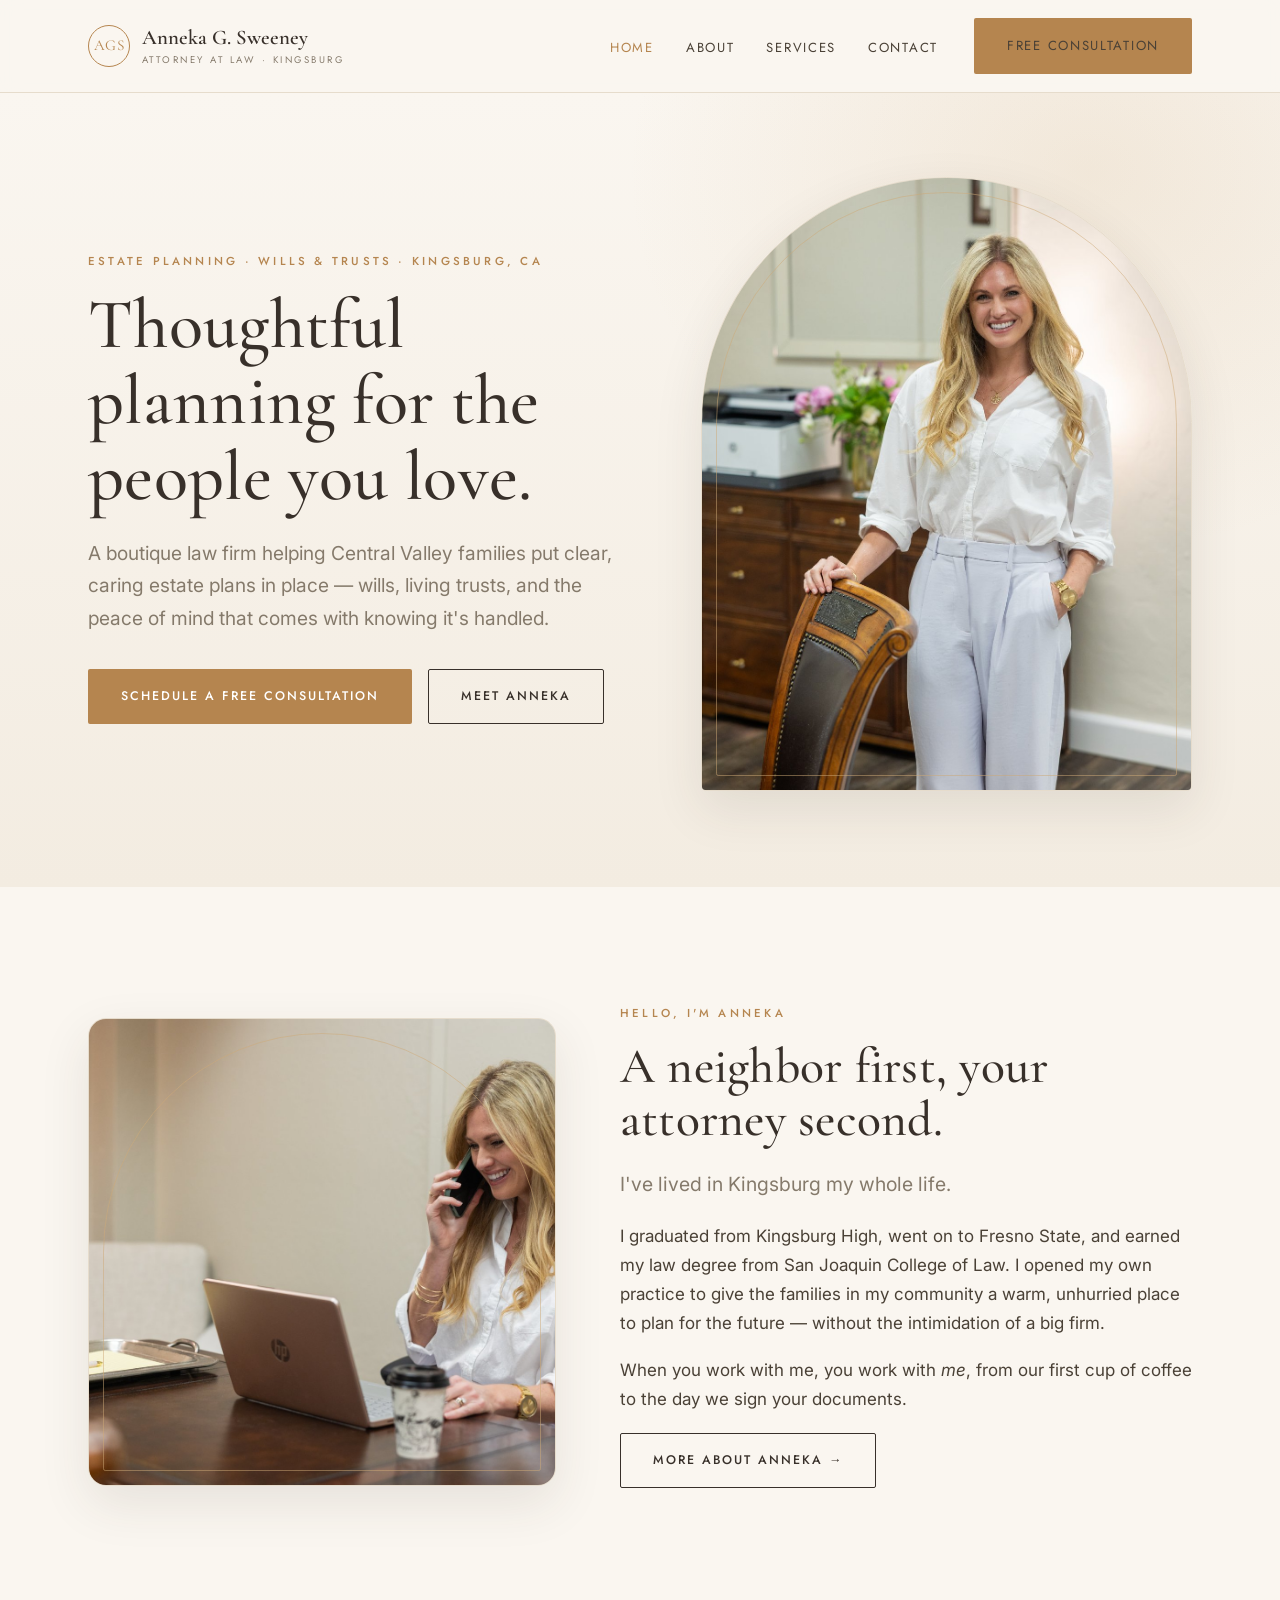
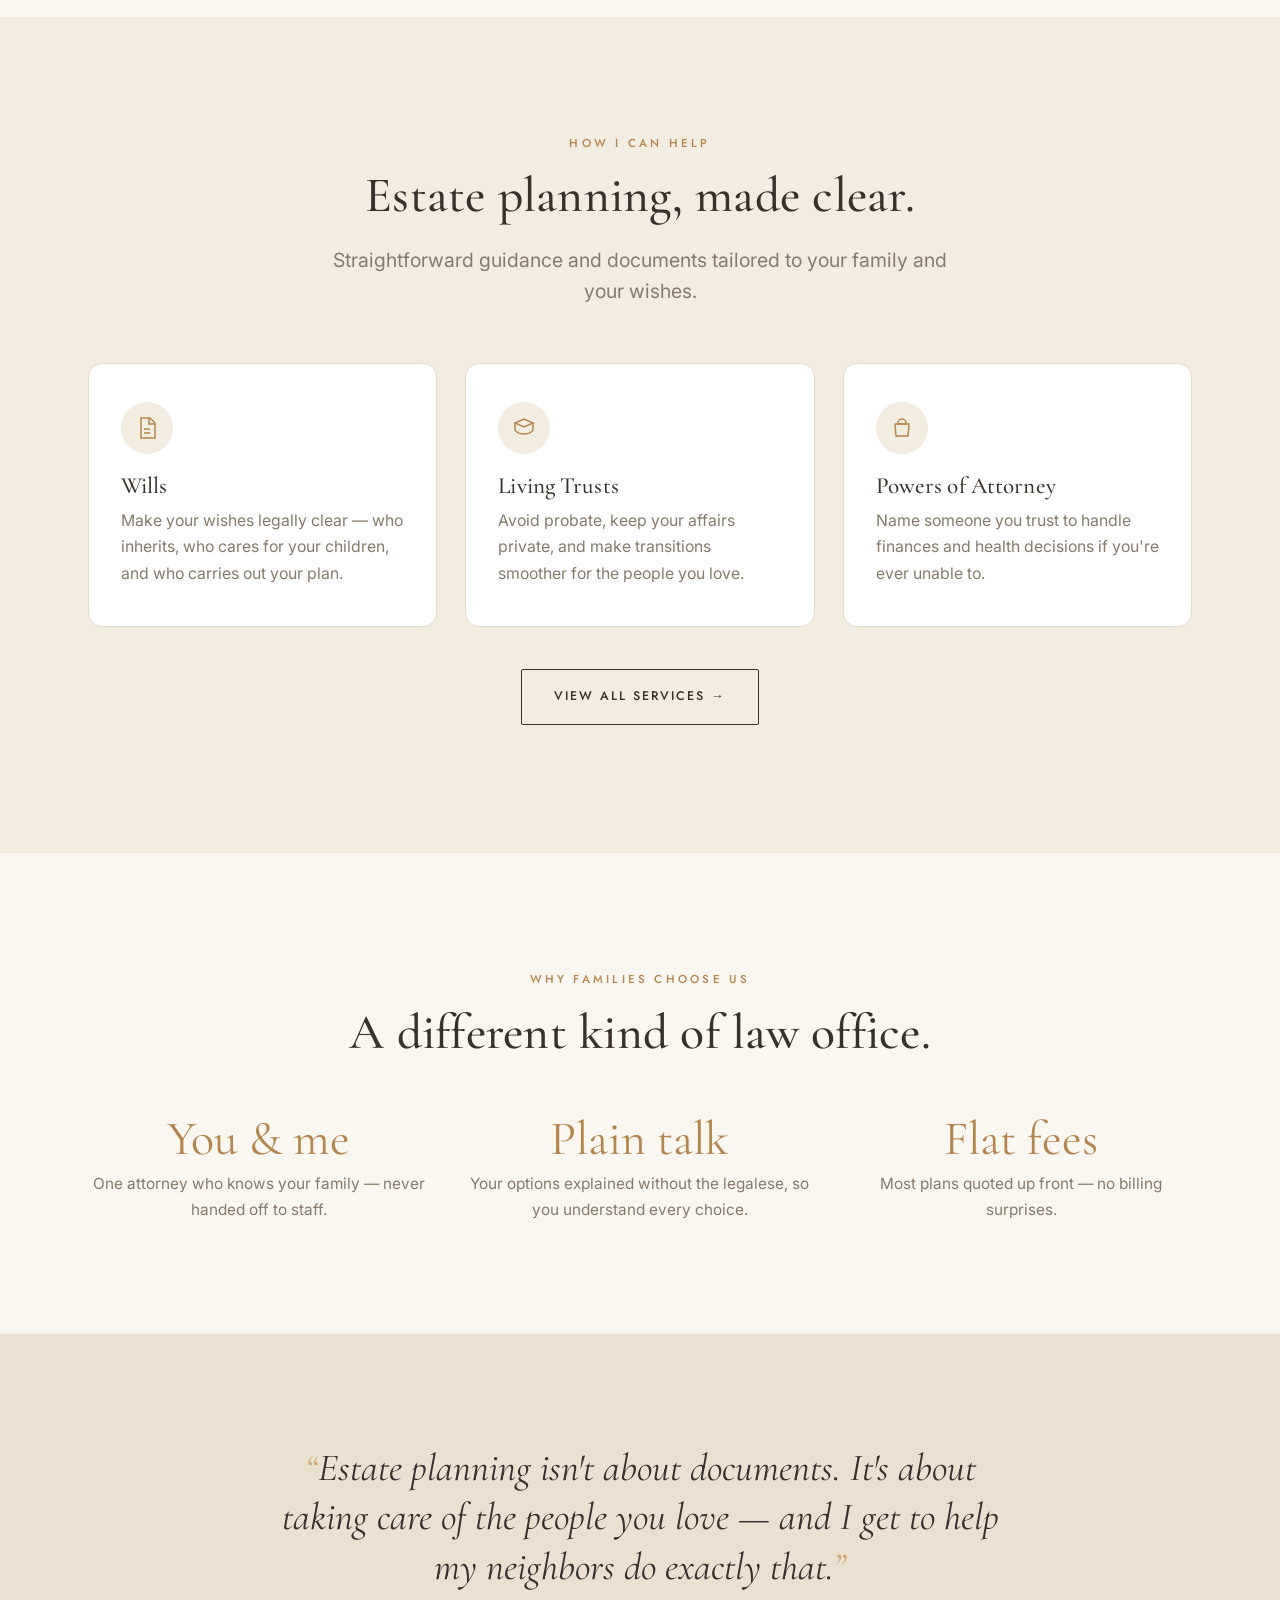
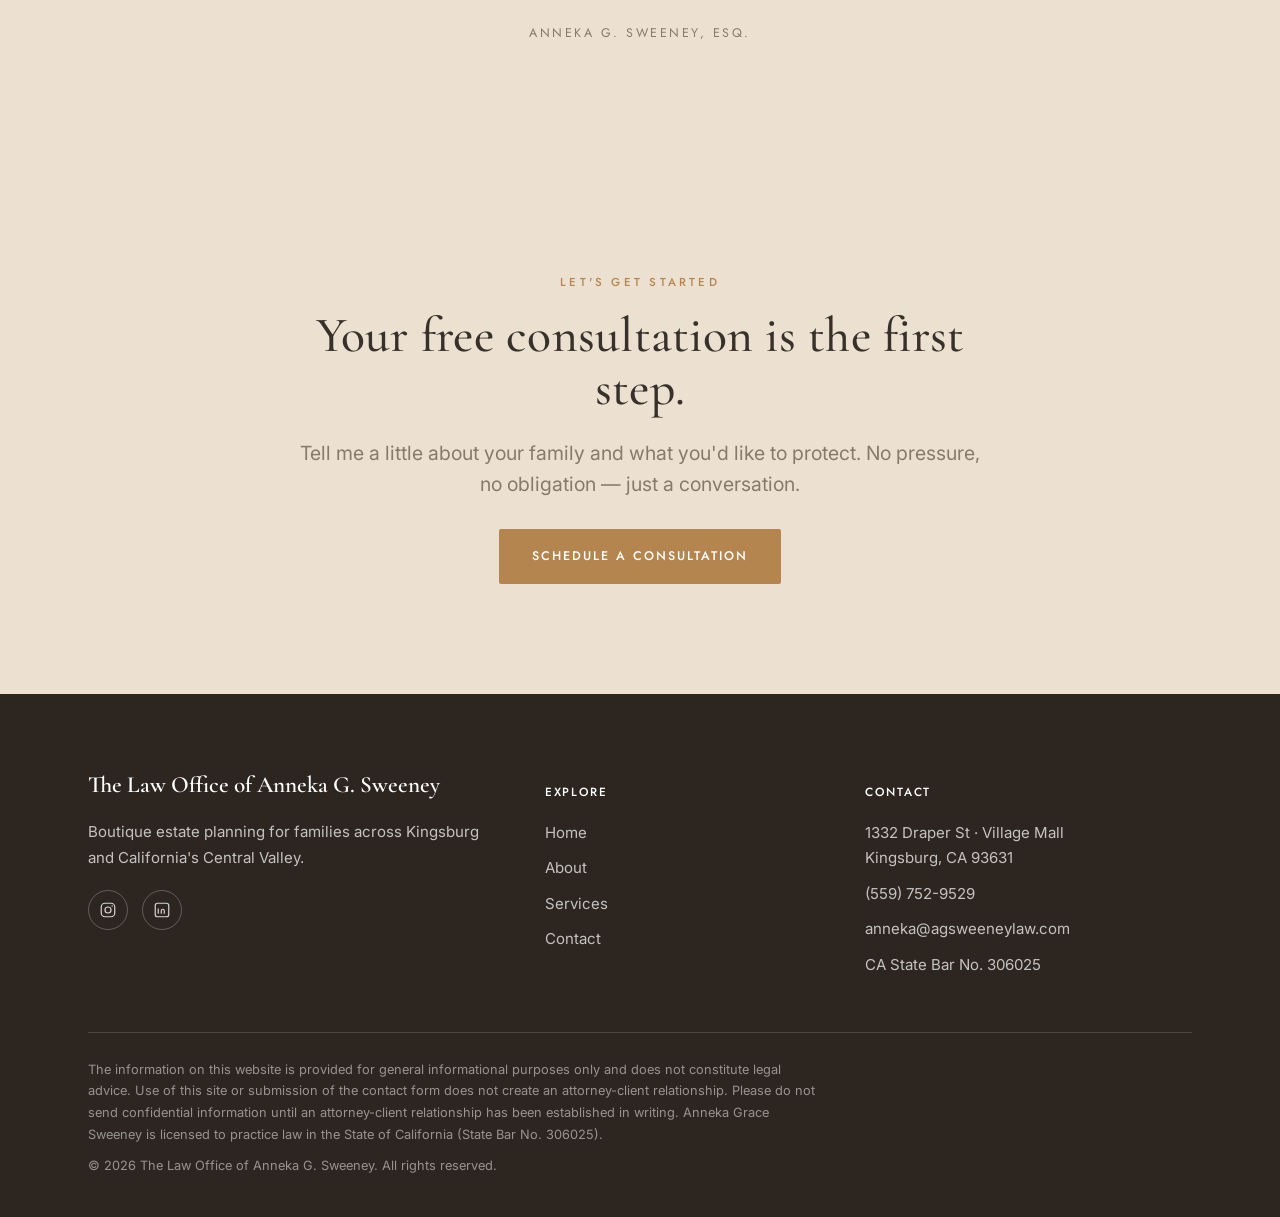
<file: index.html>
<!DOCTYPE html>
<html lang="en">
<head>
  <meta charset="UTF-8" />
  <meta name="viewport" content="width=device-width, initial-scale=1.0" />
  <title>The Law Office of Anneka G. Sweeney — Estate Planning in Kingsburg, CA</title>
  <meta name="description" content="A boutique estate planning law firm in Kingsburg, California. Wills, living trusts, and thoughtful planning for Central Valley families, from attorney Anneka G. Sweeney." />
  <link rel="icon" href="favicon.svg" type="image/svg+xml" />

  <!-- Open Graph -->
  <meta property="og:title" content="The Law Office of Anneka G. Sweeney — Estate Planning in Kingsburg, CA" />
  <meta property="og:description" content="Boutique estate planning for Central Valley families — wills, trusts, and peace of mind." />
  <meta property="og:type" content="website" />

  <link rel="preconnect" href="https://fonts.googleapis.com" />
  <link rel="preconnect" href="https://fonts.gstatic.com" crossorigin />
  <link href="https://fonts.googleapis.com/css2?family=Cormorant+Garamond:ital,wght@0,400;0,500;0,600;1,400;1,500&family=Inter:wght@400;500&family=Jost:wght@300;400;500&display=swap" rel="stylesheet" />
  <link rel="stylesheet" href="css/styles.css" />

  <!-- Local business structured data (SEO) -->
  <script type="application/ld+json">
  {
    "@context": "https://schema.org",
    "@type": "Attorney",
    "name": "The Law Office of Anneka G. Sweeney",
    "description": "Boutique estate planning law firm serving Kingsburg and California's Central Valley.",
    "founder": "Anneka Grace Sweeney",
    "telephone": "+1-559-752-9529",
    "email": "anneka@agsweeneylaw.com",
    "address": {
      "@type": "PostalAddress",
      "streetAddress": "1332 Draper St",
      "addressLocality": "Kingsburg",
      "addressRegion": "CA",
      "postalCode": "93631",
      "addressCountry": "US"
    },
    "areaServed": "Central Valley, California",
    "priceRange": "$$",
    "sameAs": ["https://www.instagram.com/annekagrace"]
  }
  </script>
</head>
<body>
  <!-- ===== Header ===== -->
  <header class="site-header">
    <nav class="nav">
      <a href="index.html" class="brand" aria-label="The Law Office of Anneka G. Sweeney — home">
        <span class="brand__mark">AGS</span>
        <span class="brand__text">
          <span class="brand__name">Anneka G. Sweeney</span>
          <span class="brand__tag">Attorney at Law · Kingsburg</span>
        </span>
      </a>
      <button class="nav__toggle" aria-label="Toggle menu" aria-expanded="false">
        <span></span><span></span><span></span>
      </button>
      <ul class="nav__links">
        <li><a href="index.html" class="active">Home</a></li>
        <li><a href="about.html">About</a></li>
        <li><a href="services.html">Services</a></li>
        <li><a href="contact.html">Contact</a></li>
        <li class="nav__cta"><a href="contact.html" class="btn btn--primary">Free Consultation</a></li>
      </ul>
    </nav>
  </header>

  <!-- ===== Hero ===== -->
  <section class="hero">
    <div class="container hero__grid">
      <div class="hero__copy">
        <span class="eyebrow">Estate Planning · Wills &amp; Trusts · Kingsburg, CA</span>
        <h1>Thoughtful planning for the people you love.</h1>
        <p>A boutique law firm helping Central Valley families put clear, caring estate plans in place — wills, living trusts, and the peace of mind that comes with knowing it's handled.</p>
        <div class="hero__actions btn-row">
          <a href="contact.html" class="btn btn--primary">Schedule a Free Consultation</a>
          <a href="about.html" class="btn btn--ghost">Meet Anneka</a>
        </div>
      </div>
      <div class="hero__media">
        <div class="portrait-arch">
          <img src="assets/anneka-hero.jpg" alt="Anneka G. Sweeney, estate planning attorney, outside her Kingsburg office" onerror="this.remove()" />
          <span class="portrait-fallback">Photo: save as assets/anneka-hero.jpg</span>
        </div>
      </div>
    </div>
  </section>

  <!-- ===== Personal intro ===== -->
  <section class="section">
    <div class="container split split--wide-text">
      <div class="reveal">
        <div class="portrait-arch" style="aspect-ratio:1/1;border-radius:18px;">
          <img src="assets/anneka-desk.jpg" alt="Anneka G. Sweeney working at her Kingsburg law office" onerror="this.remove()" />
          <span class="portrait-fallback">Photo: save as assets/anneka-desk.jpg</span>
        </div>
      </div>
      <div class="reveal">
        <span class="eyebrow">Hello, I'm Anneka</span>
        <h2>A neighbor first, your attorney second.</h2>
        <p class="lead">I've lived in Kingsburg my whole life.</p>
        <p>I graduated from Kingsburg High, went on to Fresno State, and earned my law degree from San Joaquin College of Law. I opened my own practice to give the families in my community a warm, unhurried place to plan for the future — without the intimidation of a big firm.</p>
        <p>When you work with me, you work with <em>me</em>, from our first cup of coffee to the day we sign your documents.</p>
        <p><a href="about.html" class="btn btn--ghost">More about Anneka &rarr;</a></p>
      </div>
    </div>
  </section>

  <!-- ===== Services ===== -->
  <section class="section section--cream">
    <div class="container">
      <div class="sec-head center reveal">
        <span class="eyebrow">How I Can Help</span>
        <h2>Estate planning, made clear.</h2>
        <p class="lead">Straightforward guidance and documents tailored to your family and your wishes.</p>
      </div>
      <div class="grid grid--3">
        <div class="card reveal">
          <div class="card__icon">
            <svg viewBox="0 0 24 24" fill="none" stroke="currentColor" stroke-width="1.5"><path d="M6 2h9l5 5v15H6z"/><path d="M14 2v6h6M9 13h6M9 17h6"/></svg>
          </div>
          <h3>Wills</h3>
          <p>Make your wishes legally clear — who inherits, who cares for your children, and who carries out your plan.</p>
        </div>
        <div class="card reveal">
          <div class="card__icon">
            <svg viewBox="0 0 24 24" fill="none" stroke="currentColor" stroke-width="1.5"><path d="M3 7l9-4 9 4-9 4-9-4z"/><path d="M3 7v6c0 3 4 5 9 5s9-2 9-5V7"/></svg>
          </div>
          <h3>Living Trusts</h3>
          <p>Avoid probate, keep your affairs private, and make transitions smoother for the people you love.</p>
        </div>
        <div class="card reveal">
          <div class="card__icon">
            <svg viewBox="0 0 24 24" fill="none" stroke="currentColor" stroke-width="1.5"><path d="M12 3a4 4 0 014 4v1h-8V7a4 4 0 014-4z"/><path d="M5 8h14l-1 12H6L5 8z"/></svg>
          </div>
          <h3>Powers of Attorney</h3>
          <p>Name someone you trust to handle finances and health decisions if you're ever unable to.</p>
        </div>
      </div>
      <p class="center reveal" style="margin-top:42px;"><a href="services.html" class="btn btn--ghost">View all services &rarr;</a></p>
    </div>
  </section>

  <!-- ===== Why ===== -->
  <section class="section">
    <div class="container">
      <div class="sec-head center reveal">
        <span class="eyebrow">Why Families Choose Us</span>
        <h2>A different kind of law office.</h2>
      </div>
      <div class="stats">
        <div class="reveal">
          <div class="stat__num">You &amp; me</div>
          <div class="stat__label">One attorney who knows your family — never handed off to staff.</div>
        </div>
        <div class="reveal">
          <div class="stat__num">Plain talk</div>
          <div class="stat__label">Your options explained without the legalese, so you understand every choice.</div>
        </div>
        <div class="reveal">
          <div class="stat__num">Flat fees</div>
          <div class="stat__label">Most plans quoted up front — no billing surprises.</div>
        </div>
      </div>
    </div>
  </section>

  <!-- ===== Quote ===== -->
  <section class="section section--sand">
    <div class="container quote reveal">
      <blockquote>Estate planning isn't about documents. It's about taking care of the people you love — and I get to help my neighbors do exactly that.</blockquote>
      <cite>Anneka G. Sweeney, Esq.</cite>
    </div>
  </section>

  <!-- ===== CTA ===== -->
  <section class="section cta-band">
    <div class="container narrow reveal">
      <span class="eyebrow">Let's Get Started</span>
      <h2>Your free consultation is the first step.</h2>
      <p class="lead" style="margin-bottom:28px;">Tell me a little about your family and what you'd like to protect. No pressure, no obligation — just a conversation.</p>
      <a href="contact.html" class="btn btn--primary">Schedule a Consultation</a>
    </div>
  </section>

  <!-- ===== Footer ===== -->
  <footer class="site-footer">
    <div class="container">
      <div class="footer-grid">
        <div class="footer-brand">
          <span class="brand__name" style="font-family:var(--serif);">The Law Office of Anneka G. Sweeney</span>
          <p style="margin-top:14px;">Boutique estate planning for families across Kingsburg and California's Central Valley.</p>
          <div class="social">
            <a href="https://www.instagram.com/annekagrace" target="_blank" rel="noopener" aria-label="Instagram">
              <svg viewBox="0 0 24 24" fill="none" stroke="currentColor" stroke-width="1.6"><rect x="3" y="3" width="18" height="18" rx="5"/><circle cx="12" cy="12" r="4"/><circle cx="17.5" cy="6.5" r="1" fill="currentColor" stroke="none"/></svg>
            </a>
            <a href="https://www.linkedin.com/in/anneka-sweeney-03a51265/" target="_blank" rel="noopener" aria-label="LinkedIn">
              <svg viewBox="0 0 24 24" fill="none" stroke="currentColor" stroke-width="1.6"><rect x="3" y="3" width="18" height="18" rx="3"/><path d="M7 10v7M7 7v.01M11 17v-4a2 2 0 014 0v4"/></svg>
            </a>
          </div>
        </div>
        <div>
          <h4>Explore</h4>
          <ul>
            <li><a href="index.html">Home</a></li>
            <li><a href="about.html">About</a></li>
            <li><a href="services.html">Services</a></li>
            <li><a href="contact.html">Contact</a></li>
          </ul>
        </div>
        <div>
          <h4>Contact</h4>
          <ul>
            <li>1332 Draper St · Village Mall<br />Kingsburg, CA 93631</li>
            <li><a href="tel:+15597529529">(559) 752-9529</a></li>
            <li><a href="mailto:anneka@agsweeneylaw.com">anneka@agsweeneylaw.com</a></li>
            <li>CA State Bar No. 306025</li>
          </ul>
        </div>
      </div>
      <div class="footer-bottom">
        <p class="disclaimer">The information on this website is provided for general informational purposes only and does not constitute legal advice. Use of this site or submission of the contact form does not create an attorney-client relationship. Please do not send confidential information until an attorney-client relationship has been established in writing. Anneka Grace Sweeney is licensed to practice law in the State of California (State Bar No. 306025).</p>
        <p>&copy; <span id="year"></span> The Law Office of Anneka G. Sweeney. All rights reserved.</p>
      </div>
    </div>
  </footer>

  <script src="js/main.js"></script>
</body>
</html>
</file>
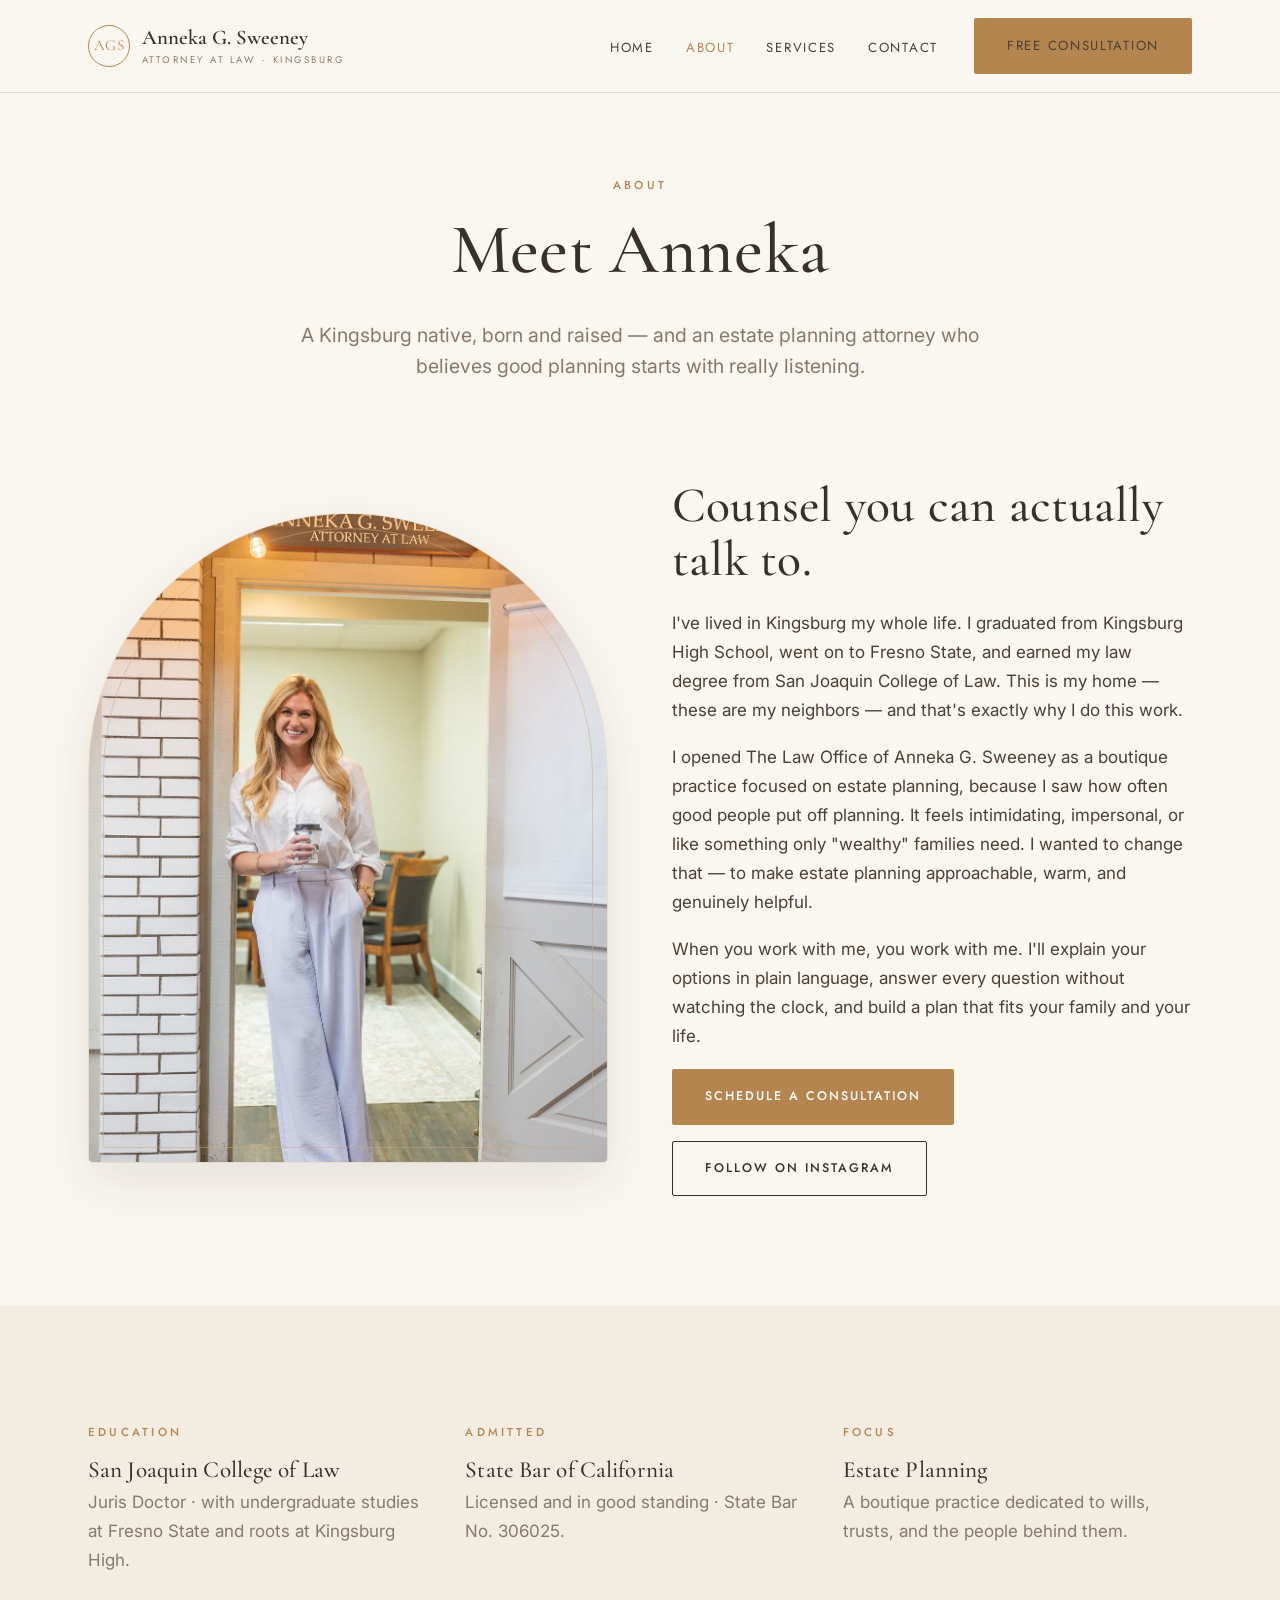
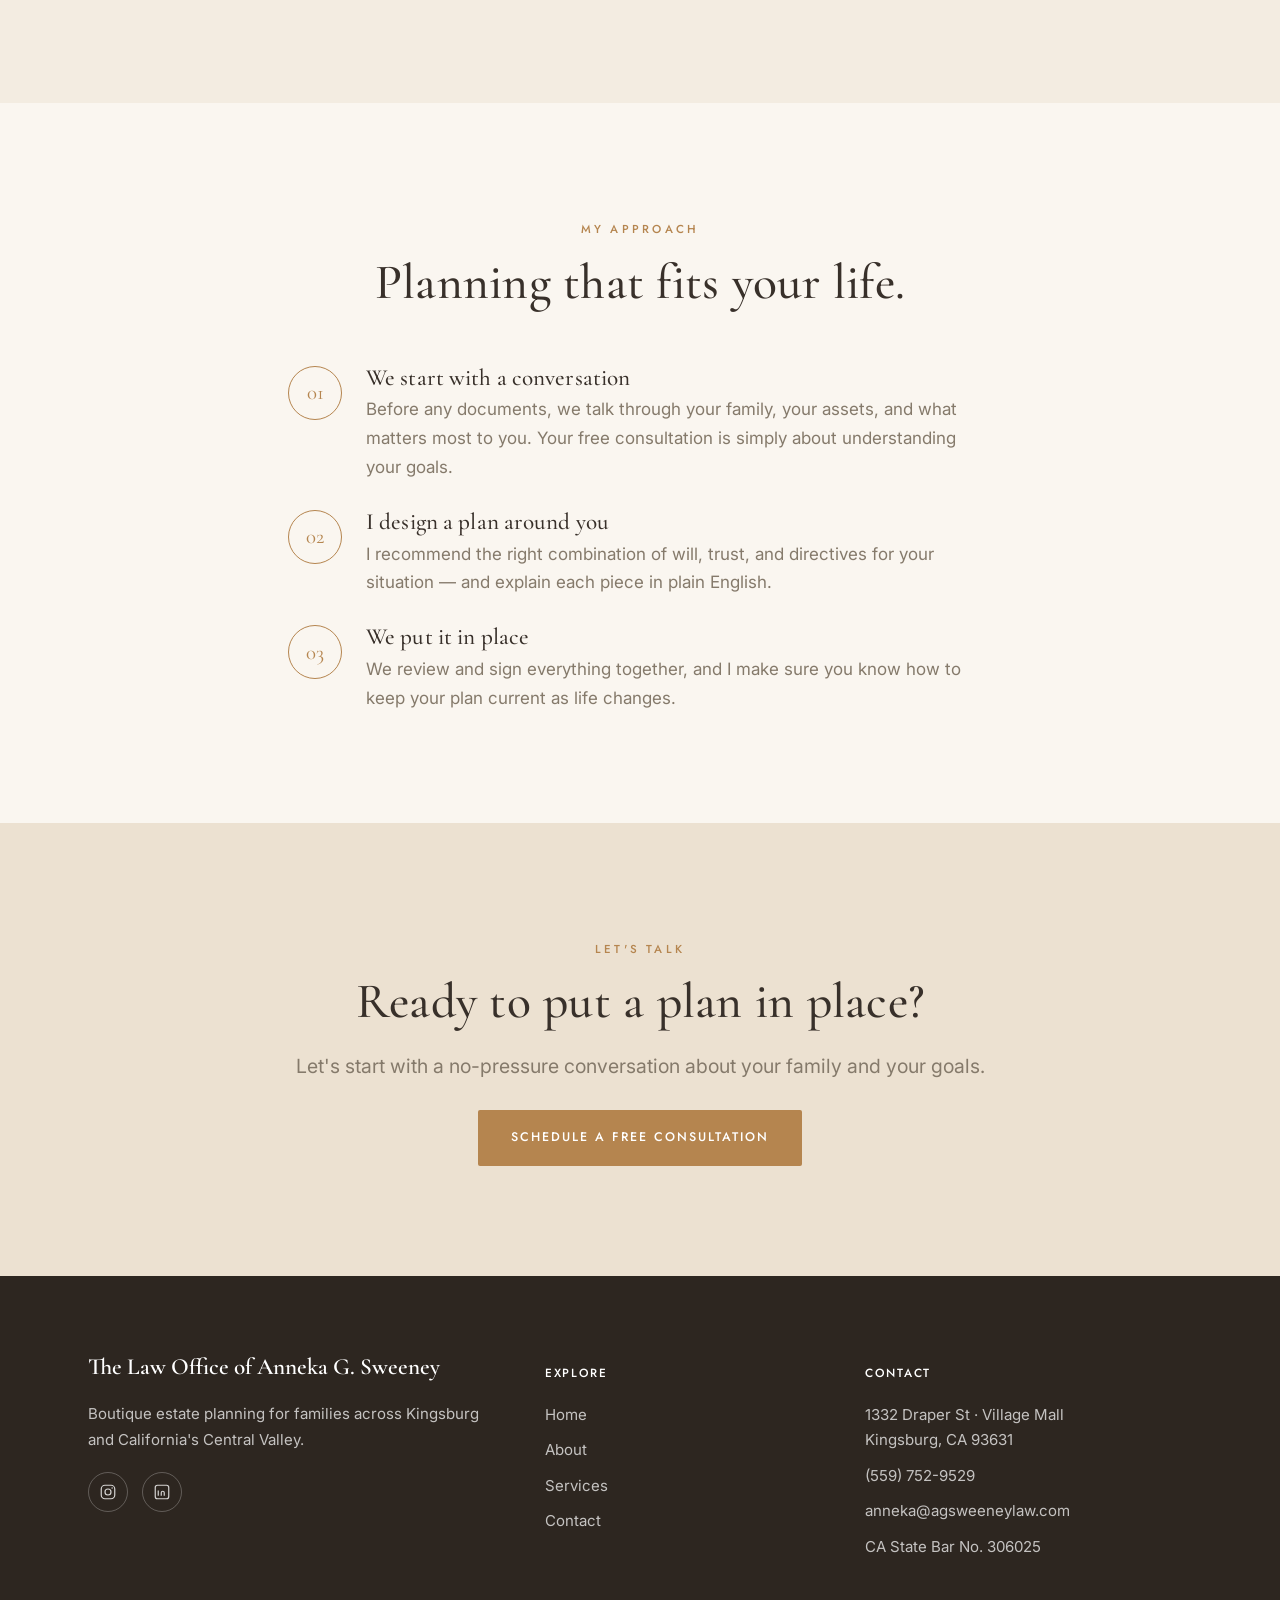
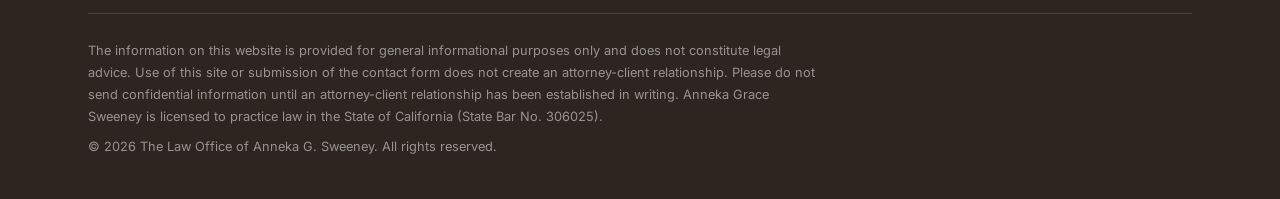
<file: about.html>
<!DOCTYPE html>
<html lang="en">
<head>
  <meta charset="UTF-8" />
  <meta name="viewport" content="width=device-width, initial-scale=1.0" />
  <title>About Anneka G. Sweeney — Estate Planning Attorney in Kingsburg, CA</title>
  <meta name="description" content="Meet Anneka Grace Sweeney, a Kingsburg-raised estate planning attorney offering warm, personal counsel to Central Valley families." />
  <link rel="icon" href="favicon.svg" type="image/svg+xml" />
  <link rel="preconnect" href="https://fonts.googleapis.com" />
  <link rel="preconnect" href="https://fonts.gstatic.com" crossorigin />
  <link href="https://fonts.googleapis.com/css2?family=Cormorant+Garamond:ital,wght@0,400;0,500;0,600;1,400;1,500&family=Inter:wght@400;500&family=Jost:wght@300;400;500&display=swap" rel="stylesheet" />
  <link rel="stylesheet" href="css/styles.css" />
</head>
<body>
  <header class="site-header">
    <nav class="nav">
      <a href="index.html" class="brand" aria-label="The Law Office of Anneka G. Sweeney — home">
        <span class="brand__mark">AGS</span>
        <span class="brand__text">
          <span class="brand__name">Anneka G. Sweeney</span>
          <span class="brand__tag">Attorney at Law · Kingsburg</span>
        </span>
      </a>
      <button class="nav__toggle" aria-label="Toggle menu" aria-expanded="false">
        <span></span><span></span><span></span>
      </button>
      <ul class="nav__links">
        <li><a href="index.html">Home</a></li>
        <li><a href="about.html" class="active">About</a></li>
        <li><a href="services.html">Services</a></li>
        <li><a href="contact.html">Contact</a></li>
        <li class="nav__cta"><a href="contact.html" class="btn btn--primary">Free Consultation</a></li>
      </ul>
    </nav>
  </header>

  <!-- ===== Page hero ===== -->
  <section class="section section--tight">
    <div class="container narrow center">
      <span class="eyebrow">About</span>
      <h1>Meet Anneka</h1>
      <p class="lead">A Kingsburg native, born and raised — and an estate planning attorney who believes good planning starts with really listening.</p>
    </div>
  </section>

  <!-- ===== Bio ===== -->
  <section class="section" style="padding-top:0;">
    <div class="container split">
      <div class="reveal">
        <div class="portrait-arch">
          <img src="assets/anneka-about.jpg" alt="Anneka G. Sweeney, Kingsburg estate planning attorney" onerror="this.remove()" />
          <span class="portrait-fallback">Photo: save as assets/anneka-about.jpg</span>
        </div>
      </div>
      <div class="reveal">
        <h2>Counsel you can actually talk to.</h2>
        <p>I've lived in Kingsburg my whole life. I graduated from Kingsburg High School, went on to Fresno State, and earned my law degree from San Joaquin College of Law. This is my home — these are my neighbors — and that's exactly why I do this work.</p>
        <p>I opened The Law Office of Anneka G. Sweeney as a boutique practice focused on estate planning, because I saw how often good people put off planning. It feels intimidating, impersonal, or like something only "wealthy" families need. I wanted to change that — to make estate planning approachable, warm, and genuinely helpful.</p>
        <p>When you work with me, you work with me. I'll explain your options in plain language, answer every question without watching the clock, and build a plan that fits your family and your life.</p>
        <div class="btn-row">
          <a href="contact.html" class="btn btn--primary">Schedule a Consultation</a>
          <a href="https://www.instagram.com/annekagrace" target="_blank" rel="noopener" class="btn btn--ghost">Follow on Instagram</a>
        </div>
      </div>
    </div>
  </section>

  <!-- ===== Credentials ===== -->
  <section class="section section--cream">
    <div class="container">
      <div class="grid grid--3">
        <div class="reveal">
          <span class="eyebrow">Education</span>
          <h3 style="margin-bottom:.2em;">San Joaquin College of Law</h3>
          <p style="color:var(--muted)">Juris Doctor · with undergraduate studies at Fresno State and roots at Kingsburg High.</p>
        </div>
        <div class="reveal">
          <span class="eyebrow">Admitted</span>
          <h3 style="margin-bottom:.2em;">State Bar of California</h3>
          <p style="color:var(--muted)">Licensed and in good standing · State Bar No. 306025.</p>
        </div>
        <div class="reveal">
          <span class="eyebrow">Focus</span>
          <h3 style="margin-bottom:.2em;">Estate Planning</h3>
          <p style="color:var(--muted)">A boutique practice dedicated to wills, trusts, and the people behind them.</p>
        </div>
      </div>
    </div>
  </section>

  <!-- ===== Approach ===== -->
  <section class="section">
    <div class="container narrow">
      <div class="sec-head center reveal">
        <span class="eyebrow">My Approach</span>
        <h2>Planning that fits your life.</h2>
      </div>
      <div class="steps">
        <div class="step reveal">
          <div>
            <h3>We start with a conversation</h3>
            <p>Before any documents, we talk through your family, your assets, and what matters most to you. Your free consultation is simply about understanding your goals.</p>
          </div>
        </div>
        <div class="step reveal">
          <div>
            <h3>I design a plan around you</h3>
            <p>I recommend the right combination of will, trust, and directives for your situation — and explain each piece in plain English.</p>
          </div>
        </div>
        <div class="step reveal">
          <div>
            <h3>We put it in place</h3>
            <p>We review and sign everything together, and I make sure you know how to keep your plan current as life changes.</p>
          </div>
        </div>
      </div>
    </div>
  </section>

  <!-- ===== CTA ===== -->
  <section class="section cta-band">
    <div class="container narrow reveal">
      <span class="eyebrow">Let's Talk</span>
      <h2>Ready to put a plan in place?</h2>
      <p class="lead" style="margin-bottom:28px;">Let's start with a no-pressure conversation about your family and your goals.</p>
      <a href="contact.html" class="btn btn--primary">Schedule a Free Consultation</a>
    </div>
  </section>

  <!-- ===== Footer ===== -->
  <footer class="site-footer">
    <div class="container">
      <div class="footer-grid">
        <div class="footer-brand">
          <span class="brand__name" style="font-family:var(--serif);">The Law Office of Anneka G. Sweeney</span>
          <p style="margin-top:14px;">Boutique estate planning for families across Kingsburg and California's Central Valley.</p>
          <div class="social">
            <a href="https://www.instagram.com/annekagrace" target="_blank" rel="noopener" aria-label="Instagram">
              <svg viewBox="0 0 24 24" fill="none" stroke="currentColor" stroke-width="1.6"><rect x="3" y="3" width="18" height="18" rx="5"/><circle cx="12" cy="12" r="4"/><circle cx="17.5" cy="6.5" r="1" fill="currentColor" stroke="none"/></svg>
            </a>
            <a href="https://www.linkedin.com/in/anneka-sweeney-03a51265/" target="_blank" rel="noopener" aria-label="LinkedIn">
              <svg viewBox="0 0 24 24" fill="none" stroke="currentColor" stroke-width="1.6"><rect x="3" y="3" width="18" height="18" rx="3"/><path d="M7 10v7M7 7v.01M11 17v-4a2 2 0 014 0v4"/></svg>
            </a>
          </div>
        </div>
        <div>
          <h4>Explore</h4>
          <ul>
            <li><a href="index.html">Home</a></li>
            <li><a href="about.html">About</a></li>
            <li><a href="services.html">Services</a></li>
            <li><a href="contact.html">Contact</a></li>
          </ul>
        </div>
        <div>
          <h4>Contact</h4>
          <ul>
            <li>1332 Draper St · Village Mall<br />Kingsburg, CA 93631</li>
            <li><a href="tel:+15597529529">(559) 752-9529</a></li>
            <li><a href="mailto:anneka@agsweeneylaw.com">anneka@agsweeneylaw.com</a></li>
            <li>CA State Bar No. 306025</li>
          </ul>
        </div>
      </div>
      <div class="footer-bottom">
        <p class="disclaimer">The information on this website is provided for general informational purposes only and does not constitute legal advice. Use of this site or submission of the contact form does not create an attorney-client relationship. Please do not send confidential information until an attorney-client relationship has been established in writing. Anneka Grace Sweeney is licensed to practice law in the State of California (State Bar No. 306025).</p>
        <p>&copy; <span id="year"></span> The Law Office of Anneka G. Sweeney. All rights reserved.</p>
      </div>
    </div>
  </footer>

  <script src="js/main.js"></script>
</body>
</html>
</file>
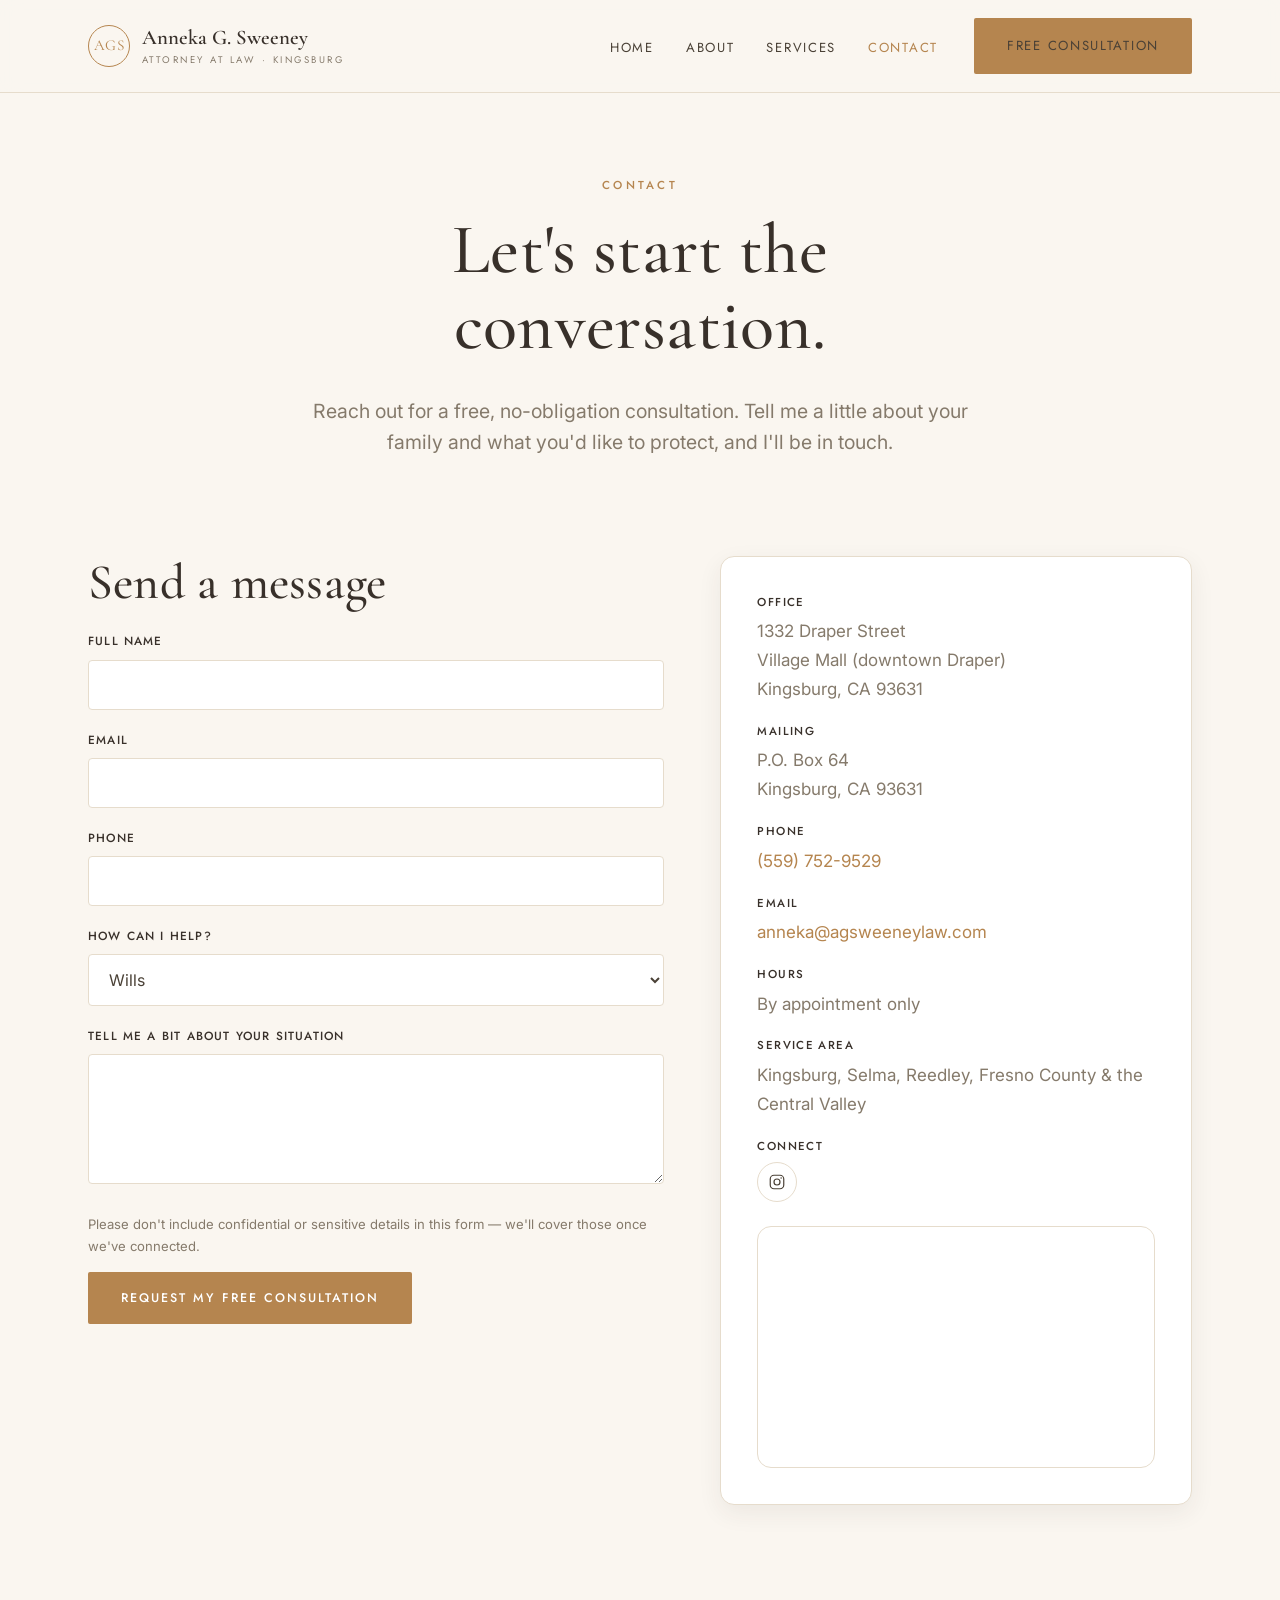
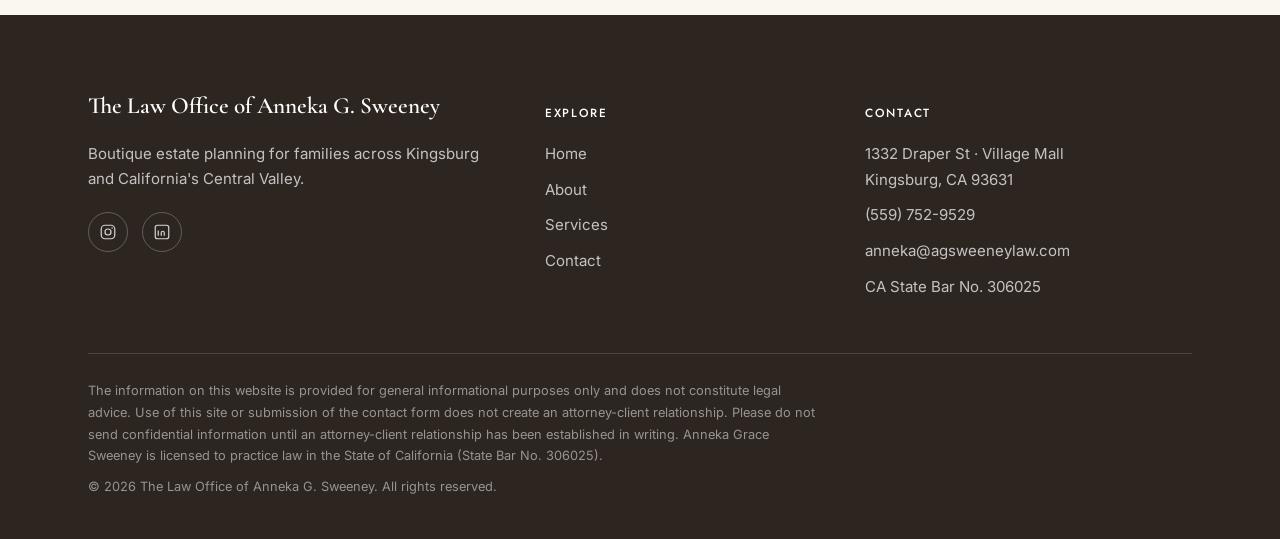
<file: contact.html>
<!DOCTYPE html>
<html lang="en">
<head>
  <meta charset="UTF-8" />
  <meta name="viewport" content="width=device-width, initial-scale=1.0" />
  <title>Contact — The Law Office of Anneka G. Sweeney | Kingsburg, CA</title>
  <meta name="description" content="Schedule a free estate planning consultation with attorney Anneka G. Sweeney in Kingsburg, California. Call (559) 752-9529." />
  <link rel="icon" href="favicon.svg" type="image/svg+xml" />
  <link rel="preconnect" href="https://fonts.googleapis.com" />
  <link rel="preconnect" href="https://fonts.gstatic.com" crossorigin />
  <link href="https://fonts.googleapis.com/css2?family=Cormorant+Garamond:ital,wght@0,400;0,500;0,600;1,400;1,500&family=Inter:wght@400;500&family=Jost:wght@300;400;500&display=swap" rel="stylesheet" />
  <link rel="stylesheet" href="css/styles.css" />
</head>
<body>
  <header class="site-header">
    <nav class="nav">
      <a href="index.html" class="brand" aria-label="The Law Office of Anneka G. Sweeney — home">
        <span class="brand__mark">AGS</span>
        <span class="brand__text">
          <span class="brand__name">Anneka G. Sweeney</span>
          <span class="brand__tag">Attorney at Law · Kingsburg</span>
        </span>
      </a>
      <button class="nav__toggle" aria-label="Toggle menu" aria-expanded="false">
        <span></span><span></span><span></span>
      </button>
      <ul class="nav__links">
        <li><a href="index.html">Home</a></li>
        <li><a href="about.html">About</a></li>
        <li><a href="services.html">Services</a></li>
        <li><a href="contact.html" class="active">Contact</a></li>
        <li class="nav__cta"><a href="contact.html" class="btn btn--primary">Free Consultation</a></li>
      </ul>
    </nav>
  </header>

  <!-- ===== Page hero ===== -->
  <section class="section section--tight">
    <div class="container narrow center">
      <span class="eyebrow">Contact</span>
      <h1>Let's start the conversation.</h1>
      <p class="lead">Reach out for a free, no-obligation consultation. Tell me a little about your family and what you'd like to protect, and I'll be in touch.</p>
    </div>
  </section>

  <!-- ===== Contact ===== -->
  <section class="section" style="padding-top:0;">
    <div class="container contact-grid">
      <!-- Form -->
      <div class="reveal">
        <h2>Send a message</h2>
        <!--
          Delivery: Web3Forms (the access key is public by design). js/main.js
          posts to data-endpoint in the background; if that fails, visitors get
          a prefilled-email fallback instead of an error page. `action` is only
          used when JavaScript is off.
        -->
        <form id="consult-form" action="https://api.web3forms.com/submit" data-endpoint="https://api.web3forms.com/submit" method="POST">
          <input type="hidden" name="access_key" value="021fd60e-327e-49f5-9a0a-6a7f48a6e48b" />
          <input type="hidden" name="subject" value="New consultation request — agsweeneylaw.com" />
          <input type="hidden" name="from_name" value="agsweeneylaw.com" />
          <input type="checkbox" name="botcheck" style="display:none" tabindex="-1" autocomplete="off" aria-hidden="true" />
          <div class="field">
            <label for="name">Full name</label>
            <input type="text" id="name" name="name" required />
          </div>
          <div class="field">
            <label for="email">Email</label>
            <input type="email" id="email" name="email" required />
          </div>
          <div class="field">
            <label for="phone">Phone</label>
            <input type="tel" id="phone" name="phone" />
          </div>
          <div class="field">
            <label for="topic">How can I help?</label>
            <select id="topic" name="topic">
              <option>Wills</option>
              <option>Living trust</option>
              <option>Powers of attorney / health directive</option>
              <option>Not sure yet</option>
            </select>
          </div>
          <div class="field">
            <label for="message">Tell me a bit about your situation</label>
            <textarea id="message" name="message" rows="5"></textarea>
          </div>
          <p class="form-note">Please don't include confidential or sensitive details in this form — we'll cover those once we've connected.</p>
          <button type="submit" class="btn btn--primary">Request My Free Consultation</button>
          <div class="form-status" role="alert" hidden>
            <p><strong>Sorry — the online form is having trouble right now.</strong> Your message isn't lost:</p>
            <a class="btn btn--primary form-status__email" href="mailto:anneka@agsweeneylaw.com">Send it by email instead</a>
            <p class="form-note">Or call Anneka at <a href="tel:+15597529529">(559) 752-9529</a>.</p>
          </div>
        </form>
      </div>

      <!-- Info -->
      <div class="reveal">
        <div class="contact-card">
          <dl>
            <dt>Office</dt>
            <dd>1332 Draper Street<br />Village Mall (downtown Draper)<br />Kingsburg, CA 93631</dd>
            <dt>Mailing</dt>
            <dd>P.O. Box 64<br />Kingsburg, CA 93631</dd>
            <dt>Phone</dt>
            <dd><a href="tel:+15597529529">(559) 752-9529</a></dd>
            <dt>Email</dt>
            <dd><a href="mailto:anneka@agsweeneylaw.com">anneka@agsweeneylaw.com</a></dd>
            <dt>Hours</dt>
            <dd>By appointment only</dd>
            <dt>Service Area</dt>
            <dd>Kingsburg, Selma, Reedley, Fresno County &amp; the Central Valley</dd>
            <dt>Connect</dt>
            <dd>
              <div class="social" style="margin-top:6px;">
                <a href="https://www.instagram.com/annekagrace" target="_blank" rel="noopener" aria-label="Instagram">
                  <svg viewBox="0 0 24 24" fill="none" stroke="currentColor" stroke-width="1.6"><rect x="3" y="3" width="18" height="18" rx="5"/><circle cx="12" cy="12" r="4"/><circle cx="17.5" cy="6.5" r="1" fill="currentColor" stroke="none"/></svg>
                </a>
              </div>
            </dd>
          </dl>
          <div class="map-embed">
            <iframe
              title="Map to The Law Office of Anneka G. Sweeney"
              src="https://www.google.com/maps?q=1332+Draper+St,+Kingsburg,+CA+93631&output=embed"
              loading="lazy" referrerpolicy="no-referrer-when-downgrade"></iframe>
          </div>
        </div>
      </div>
    </div>
  </section>

  <!-- ===== Footer ===== -->
  <footer class="site-footer">
    <div class="container">
      <div class="footer-grid">
        <div class="footer-brand">
          <span class="brand__name" style="font-family:var(--serif);">The Law Office of Anneka G. Sweeney</span>
          <p style="margin-top:14px;">Boutique estate planning for families across Kingsburg and California's Central Valley.</p>
          <div class="social">
            <a href="https://www.instagram.com/annekagrace" target="_blank" rel="noopener" aria-label="Instagram">
              <svg viewBox="0 0 24 24" fill="none" stroke="currentColor" stroke-width="1.6"><rect x="3" y="3" width="18" height="18" rx="5"/><circle cx="12" cy="12" r="4"/><circle cx="17.5" cy="6.5" r="1" fill="currentColor" stroke="none"/></svg>
            </a>
            <a href="https://www.linkedin.com/in/anneka-sweeney-03a51265/" target="_blank" rel="noopener" aria-label="LinkedIn">
              <svg viewBox="0 0 24 24" fill="none" stroke="currentColor" stroke-width="1.6"><rect x="3" y="3" width="18" height="18" rx="3"/><path d="M7 10v7M7 7v.01M11 17v-4a2 2 0 014 0v4"/></svg>
            </a>
          </div>
        </div>
        <div>
          <h4>Explore</h4>
          <ul>
            <li><a href="index.html">Home</a></li>
            <li><a href="about.html">About</a></li>
            <li><a href="services.html">Services</a></li>
            <li><a href="contact.html">Contact</a></li>
          </ul>
        </div>
        <div>
          <h4>Contact</h4>
          <ul>
            <li>1332 Draper St · Village Mall<br />Kingsburg, CA 93631</li>
            <li><a href="tel:+15597529529">(559) 752-9529</a></li>
            <li><a href="mailto:anneka@agsweeneylaw.com">anneka@agsweeneylaw.com</a></li>
            <li>CA State Bar No. 306025</li>
          </ul>
        </div>
      </div>
      <div class="footer-bottom">
        <p class="disclaimer">The information on this website is provided for general informational purposes only and does not constitute legal advice. Use of this site or submission of the contact form does not create an attorney-client relationship. Please do not send confidential information until an attorney-client relationship has been established in writing. Anneka Grace Sweeney is licensed to practice law in the State of California (State Bar No. 306025).</p>
        <p>&copy; <span id="year"></span> The Law Office of Anneka G. Sweeney. All rights reserved.</p>
      </div>
    </div>
  </footer>

  <script src="js/main.js"></script>
</body>
</html>
</file>
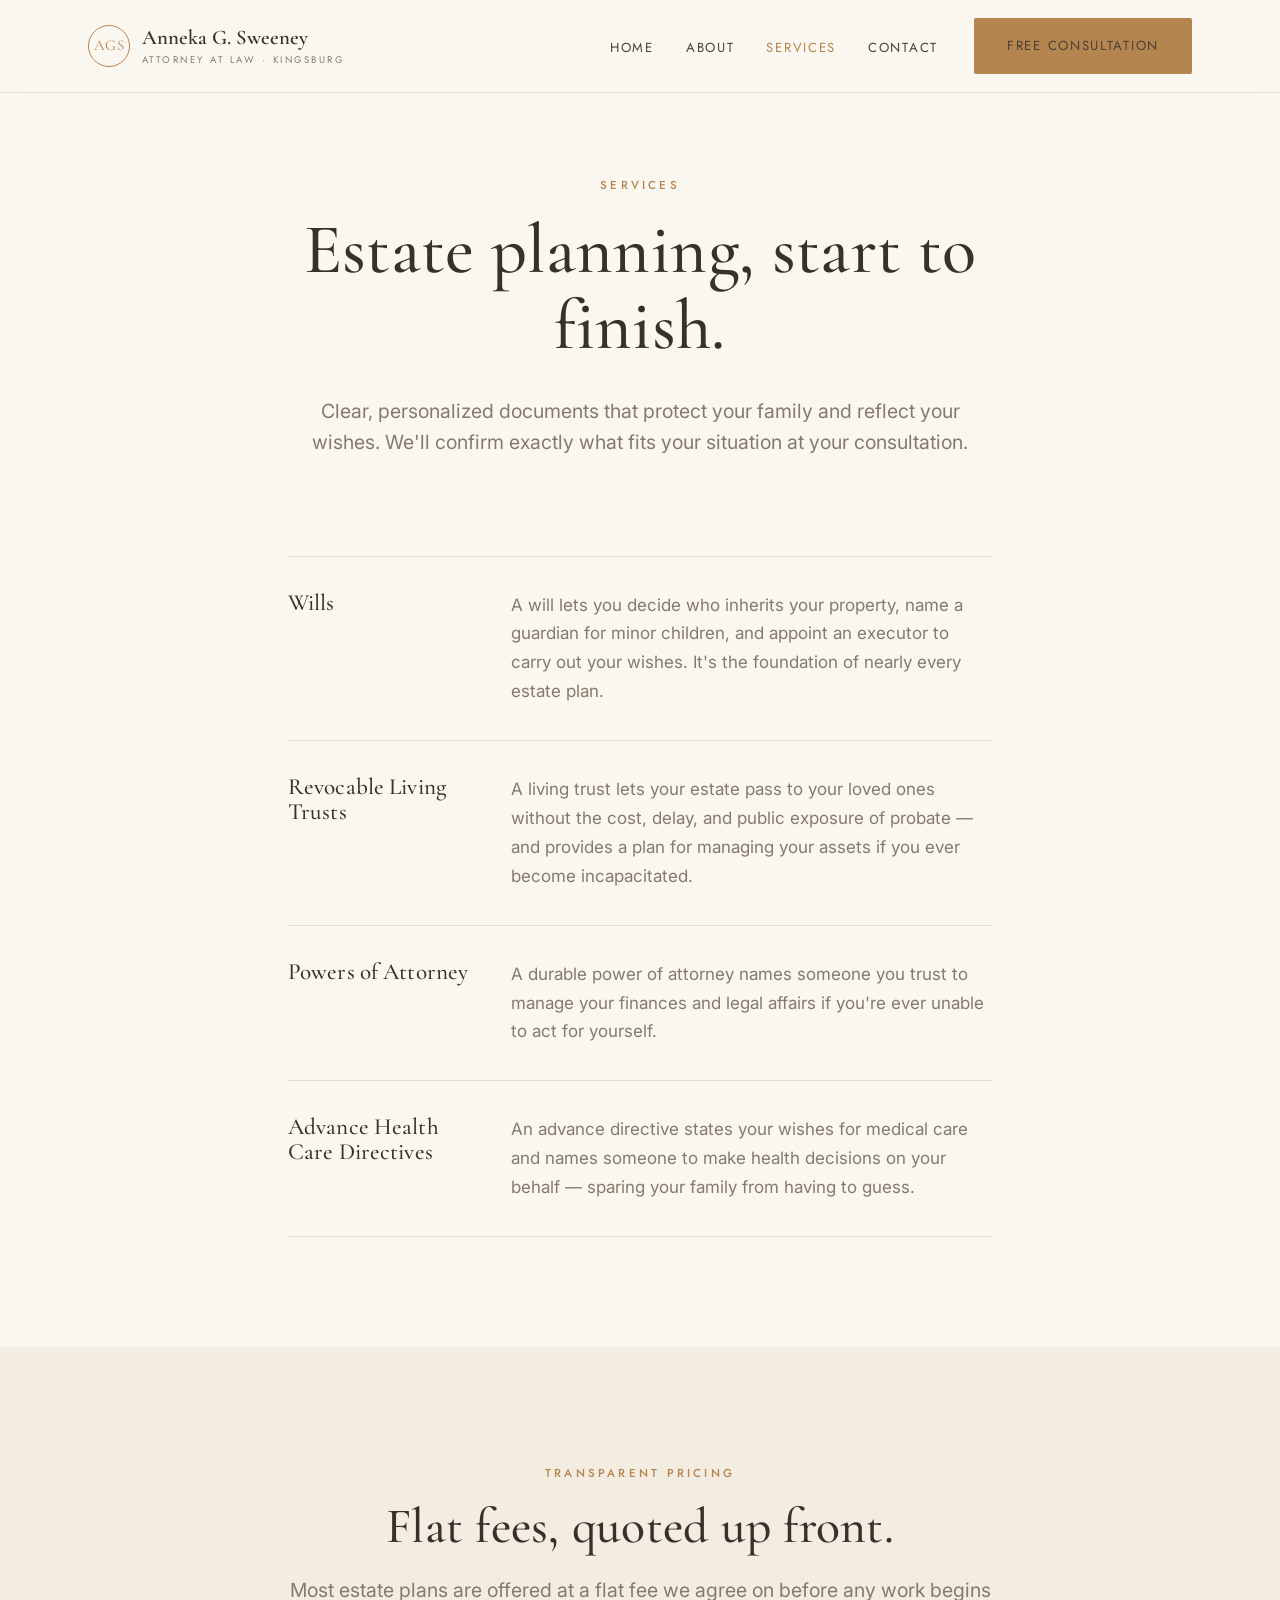
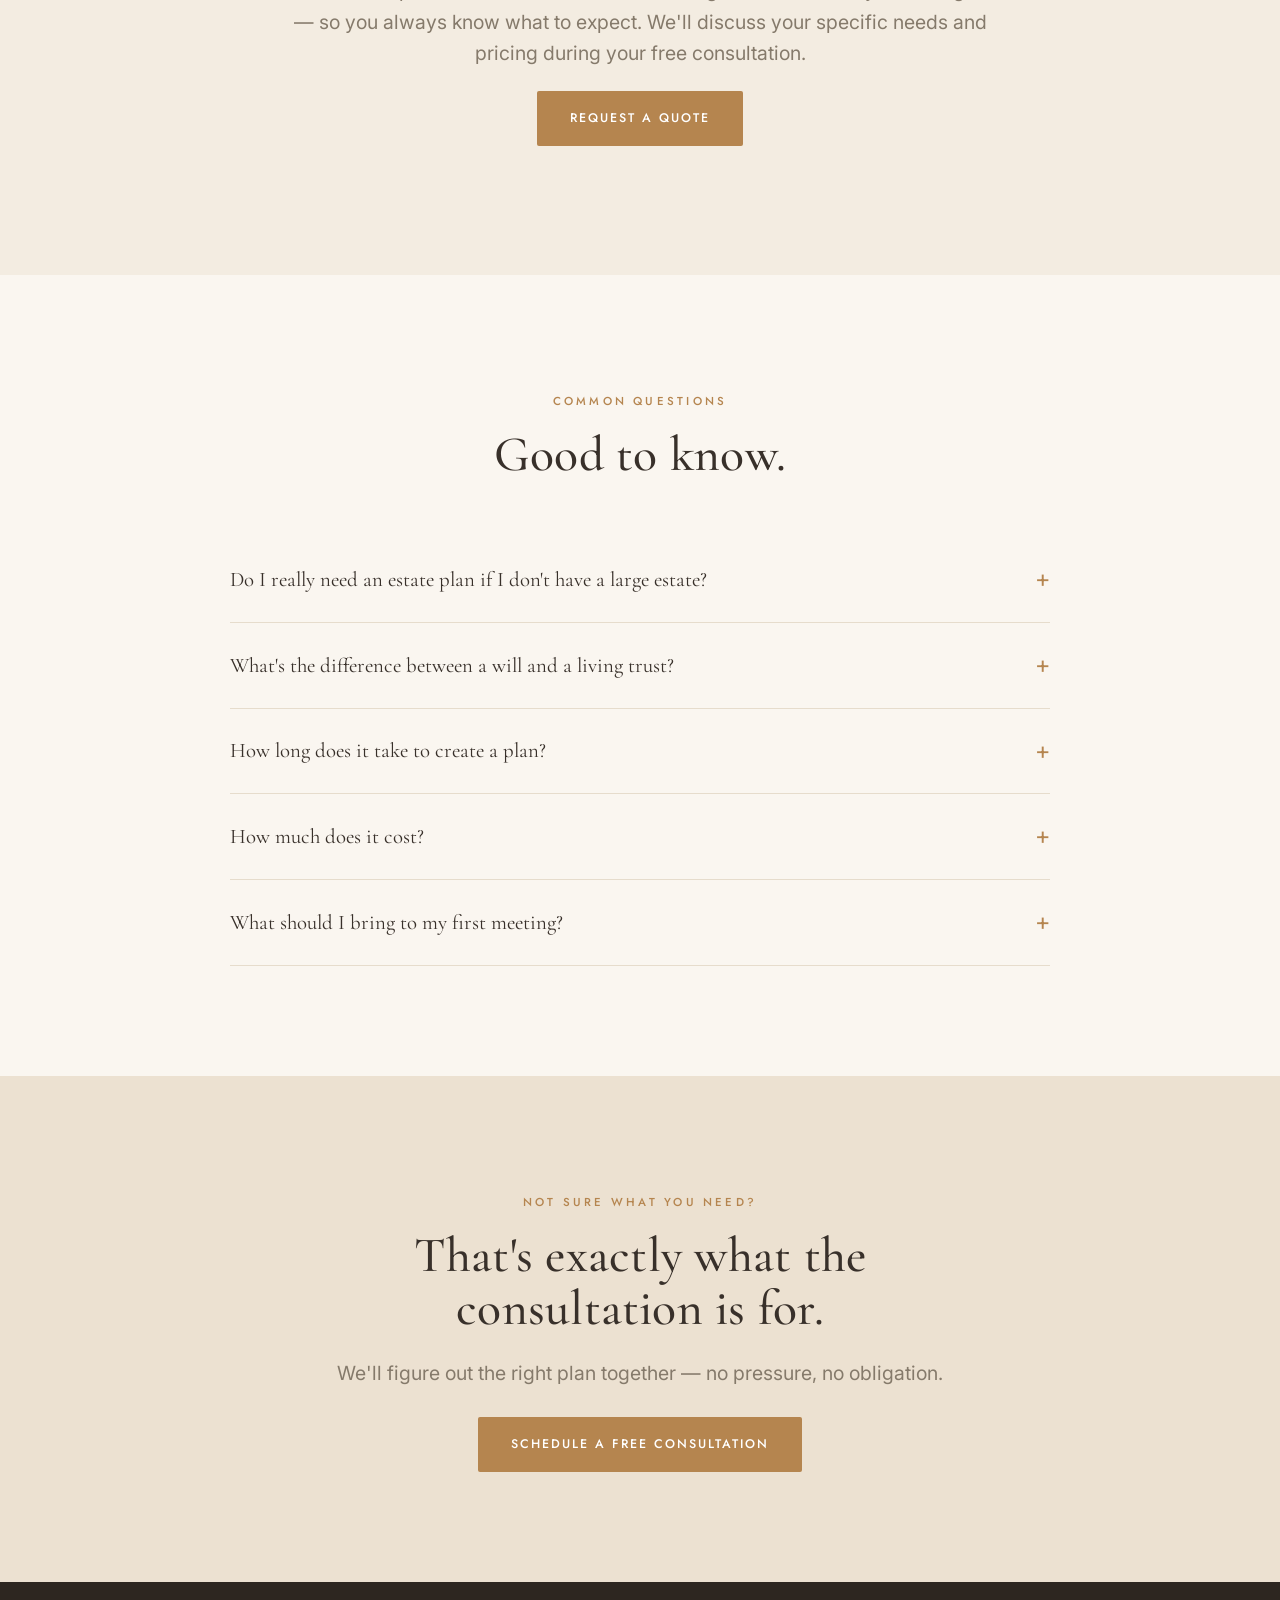
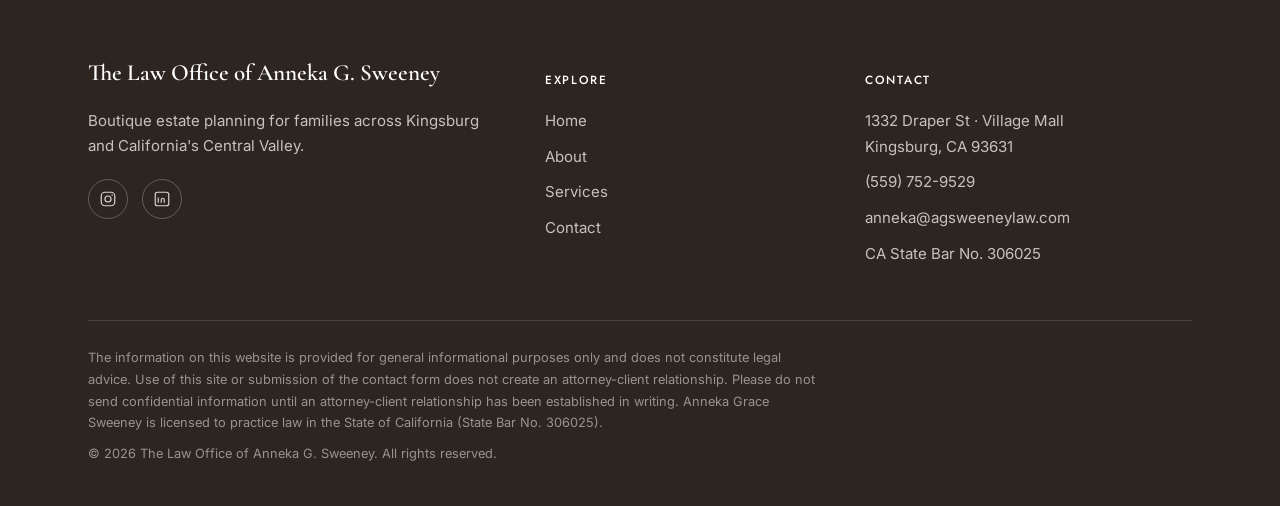
<file: services.html>
<!DOCTYPE html>
<html lang="en">
<head>
  <meta charset="UTF-8" />
  <meta name="viewport" content="width=device-width, initial-scale=1.0" />
  <title>Services — Estate Planning, Wills &amp; Trusts | Anneka G. Sweeney, Kingsburg CA</title>
  <meta name="description" content="Estate planning services in Kingsburg, CA: wills, living trusts, powers of attorney, and advance health care directives." />
  <link rel="icon" href="favicon.svg" type="image/svg+xml" />
  <link rel="preconnect" href="https://fonts.googleapis.com" />
  <link rel="preconnect" href="https://fonts.gstatic.com" crossorigin />
  <link href="https://fonts.googleapis.com/css2?family=Cormorant+Garamond:ital,wght@0,400;0,500;0,600;1,400;1,500&family=Inter:wght@400;500&family=Jost:wght@300;400;500&display=swap" rel="stylesheet" />
  <link rel="stylesheet" href="css/styles.css" />
</head>
<body>
  <header class="site-header">
    <nav class="nav">
      <a href="index.html" class="brand" aria-label="The Law Office of Anneka G. Sweeney — home">
        <span class="brand__mark">AGS</span>
        <span class="brand__text">
          <span class="brand__name">Anneka G. Sweeney</span>
          <span class="brand__tag">Attorney at Law · Kingsburg</span>
        </span>
      </a>
      <button class="nav__toggle" aria-label="Toggle menu" aria-expanded="false">
        <span></span><span></span><span></span>
      </button>
      <ul class="nav__links">
        <li><a href="index.html">Home</a></li>
        <li><a href="about.html">About</a></li>
        <li><a href="services.html" class="active">Services</a></li>
        <li><a href="contact.html">Contact</a></li>
        <li class="nav__cta"><a href="contact.html" class="btn btn--primary">Free Consultation</a></li>
      </ul>
    </nav>
  </header>

  <!-- ===== Page hero ===== -->
  <section class="section section--tight">
    <div class="container narrow center">
      <span class="eyebrow">Services</span>
      <h1>Estate planning, start to finish.</h1>
      <p class="lead">Clear, personalized documents that protect your family and reflect your wishes. We'll confirm exactly what fits your situation at your consultation.</p>
    </div>
  </section>

  <!-- ===== Service list ===== -->
  <section class="section" style="padding-top:0;">
    <div class="container narrow">
      <div class="service-detail reveal">
        <h3>Wills</h3>
        <p>A will lets you decide who inherits your property, name a guardian for minor children, and appoint an executor to carry out your wishes. It's the foundation of nearly every estate plan.</p>
      </div>
      <div class="service-detail reveal">
        <h3>Revocable Living Trusts</h3>
        <p>A living trust lets your estate pass to your loved ones without the cost, delay, and public exposure of probate — and provides a plan for managing your assets if you ever become incapacitated.</p>
      </div>
      <div class="service-detail reveal">
        <h3>Powers of Attorney</h3>
        <p>A durable power of attorney names someone you trust to manage your finances and legal affairs if you're ever unable to act for yourself.</p>
      </div>
      <div class="service-detail reveal">
        <h3>Advance Health Care Directives</h3>
        <p>An advance directive states your wishes for medical care and names someone to make health decisions on your behalf — sparing your family from having to guess.</p>
      </div>
    </div>
  </section>

  <!-- ===== Pricing note ===== -->
  <section class="section section--cream">
    <div class="container narrow center reveal">
      <span class="eyebrow">Transparent Pricing</span>
      <h2>Flat fees, quoted up front.</h2>
      <p class="lead">Most estate plans are offered at a flat fee we agree on before any work begins — so you always know what to expect. We'll discuss your specific needs and pricing during your free consultation.</p>
      <p style="margin-top:22px;"><a href="contact.html" class="btn btn--primary">Request a Quote</a></p>
    </div>
  </section>

  <!-- ===== FAQ ===== -->
  <section class="section">
    <div class="container">
      <div class="sec-head center reveal">
        <span class="eyebrow">Common Questions</span>
        <h2>Good to know.</h2>
      </div>
      <div class="faq reveal">
        <details>
          <summary>Do I really need an estate plan if I don't have a large estate?</summary>
          <p>Estate planning isn't just for the wealthy. If you have a home, savings, minor children, or simply wishes about your care and your belongings, a plan makes sure those decisions are yours — not left to a court. Most families benefit from at least a basic will and a few key directives.</p>
        </details>
        <details>
          <summary>What's the difference between a will and a living trust?</summary>
          <p>A will gives away your tangible personal property — things like your clothing, jewelry, and furniture. A revocable living trust can avoid probate entirely, keep your affairs private, and provide for management of your assets if you become incapacitated. Many plans use both — we'll figure out the right mix for you.</p>
        </details>
        <details>
          <summary>How long does it take to create a plan?</summary>
          <p>For most families, the process takes a few weeks from our first meeting to signing — though we move at whatever pace feels comfortable for you.</p>
        </details>
        <details>
          <summary>How much does it cost?</summary>
          <p>Most estate plans are offered at a flat fee quoted up front, so there are no surprises. We'll talk through your needs and exact pricing at your free consultation.</p>
        </details>
        <details>
          <summary>What should I bring to my first meeting?</summary>
          <p>Once we've scheduled, I'll mail you a new-client letter requesting a few specific details to gather if you have them. Otherwise, just bring yourself — the consultation is about getting to know your family and answering your questions.</p>
        </details>
      </div>
    </div>
  </section>

  <!-- ===== CTA ===== -->
  <section class="section cta-band">
    <div class="container narrow reveal">
      <span class="eyebrow">Not Sure What You Need?</span>
      <h2>That's exactly what the consultation is for.</h2>
      <p class="lead" style="margin-bottom:28px;">We'll figure out the right plan together — no pressure, no obligation.</p>
      <a href="contact.html" class="btn btn--primary">Schedule a Free Consultation</a>
    </div>
  </section>

  <!-- ===== Footer ===== -->
  <footer class="site-footer">
    <div class="container">
      <div class="footer-grid">
        <div class="footer-brand">
          <span class="brand__name" style="font-family:var(--serif);">The Law Office of Anneka G. Sweeney</span>
          <p style="margin-top:14px;">Boutique estate planning for families across Kingsburg and California's Central Valley.</p>
          <div class="social">
            <a href="https://www.instagram.com/annekagrace" target="_blank" rel="noopener" aria-label="Instagram">
              <svg viewBox="0 0 24 24" fill="none" stroke="currentColor" stroke-width="1.6"><rect x="3" y="3" width="18" height="18" rx="5"/><circle cx="12" cy="12" r="4"/><circle cx="17.5" cy="6.5" r="1" fill="currentColor" stroke="none"/></svg>
            </a>
            <a href="https://www.linkedin.com/in/anneka-sweeney-03a51265/" target="_blank" rel="noopener" aria-label="LinkedIn">
              <svg viewBox="0 0 24 24" fill="none" stroke="currentColor" stroke-width="1.6"><rect x="3" y="3" width="18" height="18" rx="3"/><path d="M7 10v7M7 7v.01M11 17v-4a2 2 0 014 0v4"/></svg>
            </a>
          </div>
        </div>
        <div>
          <h4>Explore</h4>
          <ul>
            <li><a href="index.html">Home</a></li>
            <li><a href="about.html">About</a></li>
            <li><a href="services.html">Services</a></li>
            <li><a href="contact.html">Contact</a></li>
          </ul>
        </div>
        <div>
          <h4>Contact</h4>
          <ul>
            <li>1332 Draper St · Village Mall<br />Kingsburg, CA 93631</li>
            <li><a href="tel:+15597529529">(559) 752-9529</a></li>
            <li><a href="mailto:anneka@agsweeneylaw.com">anneka@agsweeneylaw.com</a></li>
            <li>CA State Bar No. 306025</li>
          </ul>
        </div>
      </div>
      <div class="footer-bottom">
        <p class="disclaimer">The information on this website is provided for general informational purposes only and does not constitute legal advice. Use of this site or submission of the contact form does not create an attorney-client relationship. Please do not send confidential information until an attorney-client relationship has been established in writing. Anneka Grace Sweeney is licensed to practice law in the State of California (State Bar No. 306025).</p>
        <p>&copy; <span id="year"></span> The Law Office of Anneka G. Sweeney. All rights reserved.</p>
      </div>
    </div>
  </footer>

  <script src="js/main.js"></script>
</body>
</html>
</file>
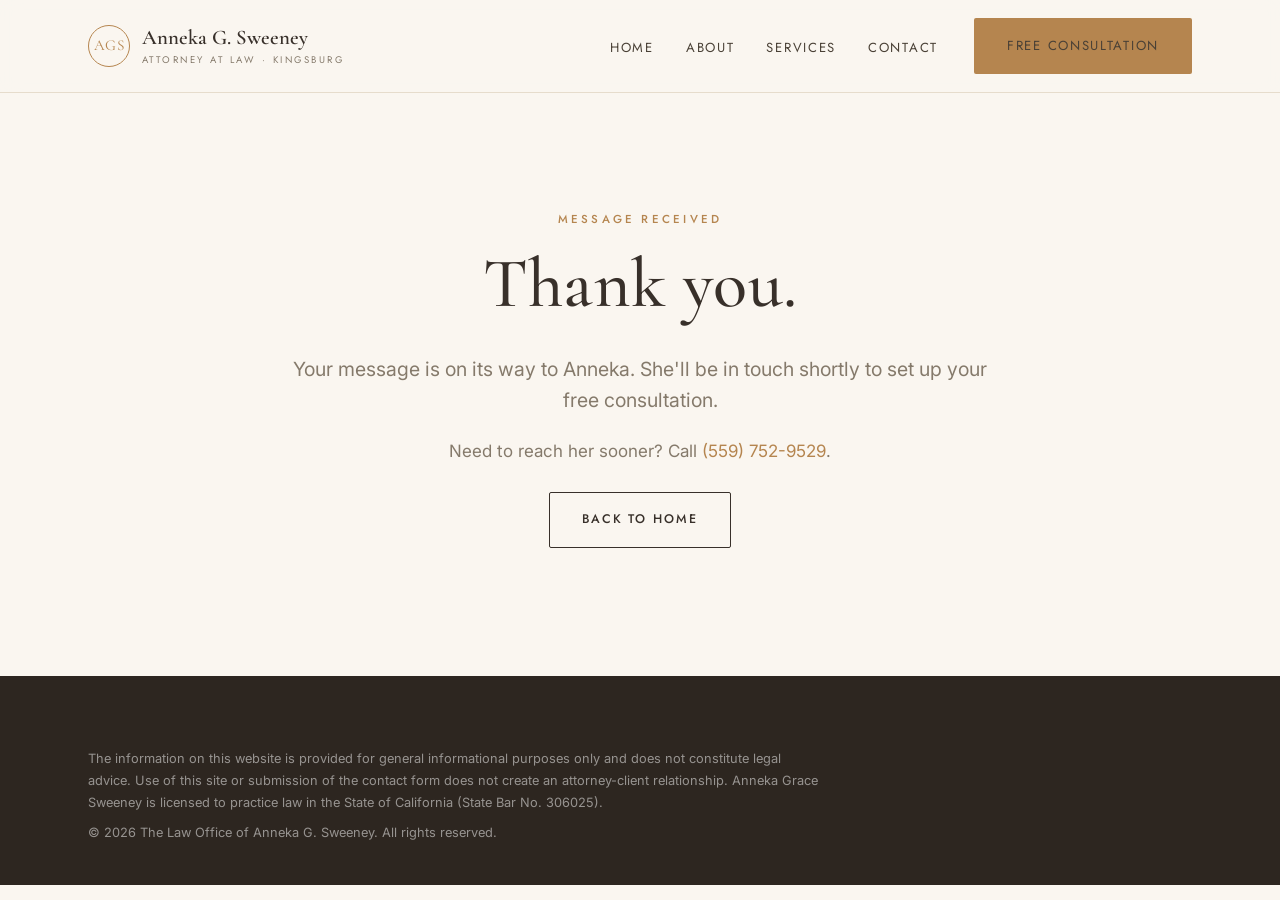
<file: thanks.html>
<!DOCTYPE html>
<html lang="en">
<head>
  <meta charset="UTF-8" />
  <meta name="viewport" content="width=device-width, initial-scale=1.0" />
  <title>Thank You — The Law Office of Anneka G. Sweeney</title>
  <meta name="robots" content="noindex" />
  <link rel="icon" href="favicon.svg" type="image/svg+xml" />
  <link rel="preconnect" href="https://fonts.googleapis.com" />
  <link rel="preconnect" href="https://fonts.gstatic.com" crossorigin />
  <link href="https://fonts.googleapis.com/css2?family=Cormorant+Garamond:ital,wght@0,400;0,500;0,600;1,400;1,500&family=Inter:wght@400;500&family=Jost:wght@300;400;500&display=swap" rel="stylesheet" />
  <link rel="stylesheet" href="css/styles.css" />
</head>
<body>
  <header class="site-header">
    <nav class="nav">
      <a href="index.html" class="brand" aria-label="The Law Office of Anneka G. Sweeney — home">
        <span class="brand__mark">AGS</span>
        <span class="brand__text">
          <span class="brand__name">Anneka G. Sweeney</span>
          <span class="brand__tag">Attorney at Law · Kingsburg</span>
        </span>
      </a>
      <button class="nav__toggle" aria-label="Toggle menu" aria-expanded="false">
        <span></span><span></span><span></span>
      </button>
      <ul class="nav__links">
        <li><a href="index.html">Home</a></li>
        <li><a href="about.html">About</a></li>
        <li><a href="services.html">Services</a></li>
        <li><a href="contact.html">Contact</a></li>
        <li class="nav__cta"><a href="contact.html" class="btn btn--primary">Free Consultation</a></li>
      </ul>
    </nav>
  </header>

  <section class="section">
    <div class="container narrow center">
      <span class="eyebrow">Message Received</span>
      <h1>Thank you.</h1>
      <p class="lead">Your message is on its way to Anneka. She'll be in touch shortly to set up your free consultation.</p>
      <p style="margin-top:10px;color:var(--muted)">Need to reach her sooner? Call <a href="tel:+15597529529">(559) 752-9529</a>.</p>
      <p style="margin-top:26px;"><a href="index.html" class="btn btn--ghost">Back to Home</a></p>
    </div>
  </section>

  <footer class="site-footer">
    <div class="container">
      <div class="footer-bottom" style="border-top:0;padding-top:0;">
        <p class="disclaimer">The information on this website is provided for general informational purposes only and does not constitute legal advice. Use of this site or submission of the contact form does not create an attorney-client relationship. Anneka Grace Sweeney is licensed to practice law in the State of California (State Bar No. 306025).</p>
        <p>&copy; <span id="year"></span> The Law Office of Anneka G. Sweeney. All rights reserved.</p>
      </div>
    </div>
  </footer>

  <script src="js/main.js"></script>
</body>
</html>
</file>
<file: css/styles.css>
/* =========================================================
   The Law Office of Anneka G. Sweeney
   Aesthetic: light · warm · airy · boutique  (inspired by @annekagrace)
   Type: Cormorant Garamond (display) · Jost (labels) · Inter (body)
   ========================================================= */

:root {
  --ivory: #faf6f0;      /* page background */
  --cream: #f3ece1;      /* alternating sections */
  --sand:  #ece1d1;      /* deeper warm neutral */
  --taupe: #b9a78f;
  --accent: #b5854f;     /* warm camel / caramel */
  --accent-soft: #cda978;
  --sage: #8b9885;       /* muted sage, subtle secondary */
  --heading: #38302a;    /* warm near-black for headings */
  --ink: #4a4136;        /* body text */
  --muted: #857a6b;      /* secondary text */
  --line: #e6dccc;       /* hairlines */
  --white: #ffffff;

  --maxw: 1160px;
  --radius: 14px;
  --shadow: 0 18px 50px rgba(56, 48, 42, 0.10);
  --shadow-sm: 0 8px 24px rgba(56, 48, 42, 0.07);

  --serif: "Cormorant Garamond", Georgia, "Times New Roman", serif;
  --label: "Jost", -apple-system, BlinkMacSystemFont, "Segoe UI", sans-serif;
  --body: "Inter", -apple-system, BlinkMacSystemFont, "Segoe UI", Roboto, sans-serif;
}

/* ---------- Reset ---------- */
*, *::before, *::after { box-sizing: border-box; }
html { scroll-behavior: smooth; }
body {
  margin: 0;
  font-family: var(--body);
  color: var(--ink);
  background: var(--ivory);
  line-height: 1.7;
  font-size: 17px;
  -webkit-font-smoothing: antialiased;
  text-rendering: optimizeLegibility;
}
img { max-width: 100%; display: block; }
a { color: var(--accent); text-decoration: none; transition: color .2s ease; }
a:hover { color: var(--heading); }

h1, h2, h3 {
  font-family: var(--serif);
  font-weight: 500;
  line-height: 1.08;
  color: var(--heading);
  margin: 0 0 0.45em;
  letter-spacing: 0.005em;
}
h1 { font-size: clamp(2.6rem, 6vw, 4.4rem); }
h2 { font-size: clamp(2rem, 4.5vw, 3.1rem); }
h3 { font-size: 1.45rem; }
p { margin: 0 0 1.1em; }

.container { width: 100%; max-width: var(--maxw); margin: 0 auto; padding: 0 28px; }
.narrow { max-width: 760px; }
.center { text-align: center; }

.eyebrow {
  font-family: var(--label);
  text-transform: uppercase;
  letter-spacing: 0.28em;
  font-size: 0.72rem;
  font-weight: 500;
  color: var(--accent);
  margin-bottom: 1rem;
  display: inline-block;
}
.lead { font-size: 1.22rem; color: var(--muted); line-height: 1.6; }
.serif-accent { font-family: var(--serif); font-style: italic; color: var(--accent); }

.section { padding: 110px 0; }
.section--tight { padding: 76px 0; }
.section--cream { background: var(--cream); }
.section--sand { background: var(--sand); }

/* ---------- Buttons ---------- */
.btn {
  display: inline-block;
  font-family: var(--label);
  font-weight: 500;
  font-size: 0.78rem;
  text-transform: uppercase;
  letter-spacing: 0.16em;
  padding: 16px 32px;
  border-radius: 2px;
  border: 1px solid transparent;
  cursor: pointer;
  transition: all 0.25s ease;
}
.btn--primary { background: var(--accent); color: #fff; }
.btn--primary:hover { background: var(--heading); color: #fff; }
.btn--ghost { background: transparent; border-color: var(--heading); color: var(--heading); }
.btn--ghost:hover { background: var(--heading); color: var(--ivory); }
.btn--light { background: var(--white); color: var(--heading); border-color: var(--line); }
.btn--light:hover { background: var(--cream); }
.btn-row { display: flex; gap: 16px; flex-wrap: wrap; }

/* ---------- Header / Nav ---------- */
.site-header {
  position: sticky; top: 0; z-index: 50;
  background: rgba(250, 246, 240, 0.85);
  backdrop-filter: blur(10px);
  border-bottom: 1px solid var(--line);
}
.nav {
  display: flex; align-items: center; justify-content: space-between;
  padding: 18px 28px; max-width: var(--maxw); margin: 0 auto;
}
.brand { display: flex; align-items: center; gap: 12px; }
.brand__mark {
  width: 42px; height: 42px; flex: 0 0 auto;
  border: 1px solid var(--accent); border-radius: 50%;
  display: flex; align-items: center; justify-content: center;
  font-family: var(--serif); font-size: 0.95rem; letter-spacing: 0.02em; color: var(--accent);
}
.brand__text { display: flex; flex-direction: column; line-height: 1.15; gap: 5px; }
.brand__name { font-family: var(--serif); font-size: 1.3rem; color: var(--heading); font-weight: 600; }
.brand__tag { font-family: var(--label); font-size: 0.6rem; letter-spacing: 0.26em; text-transform: uppercase; color: var(--muted); }

.nav__links { display: flex; align-items: center; gap: 32px; list-style: none; margin: 0; padding: 0; }
.nav__links a {
  font-family: var(--label); font-weight: 400; font-size: 0.82rem;
  text-transform: uppercase; letter-spacing: 0.13em; color: var(--ink);
}
.nav__links a:hover, .nav__links a.active { color: var(--accent); }
.nav__cta { margin-left: 4px; }

.nav__toggle { display: none; background: none; border: 0; cursor: pointer; padding: 8px; }
.nav__toggle span { display: block; width: 26px; height: 1.5px; background: var(--heading); margin: 6px 0; transition: .25s; }

/* ---------- Hero ---------- */
.hero {
  background:
    radial-gradient(60% 80% at 85% 10%, rgba(205,169,120,0.18), transparent 60%),
    linear-gradient(180deg, var(--ivory), var(--cream));
  padding: 84px 0 96px;
  overflow: hidden;
}
.hero__grid { display: grid; grid-template-columns: 1.05fr 0.95fr; gap: 70px; align-items: center; }
.hero h1 { margin-bottom: 0.3em; }
.hero p { color: var(--muted); font-size: 1.2rem; max-width: 48ch; }
.hero__actions { margin-top: 34px; }

/* Arched portrait frame (boutique signature) */
.portrait-arch {
  position: relative;
  aspect-ratio: 4 / 5;
  border-radius: 999px 999px 18px 18px;
  background: linear-gradient(160deg, var(--sand), var(--cream));
  border: 1px solid var(--line);
  display: flex; align-items: center; justify-content: center;
  color: var(--muted); font-size: 0.9rem; text-align: center; padding: 28px;
  box-shadow: var(--shadow);
  overflow: hidden;
}
.portrait-arch::after {
  content: ""; position: absolute; inset: 14px;
  border: 1px solid var(--accent-soft); border-radius: 999px 999px 10px 10px;
  opacity: 0.5; pointer-events: none;
}
.portrait-arch img { position: absolute; inset: 0; width: 100%; height: 100%; object-fit: cover; }

/* ---------- Split / About ---------- */
.split { display: grid; grid-template-columns: 1fr 1fr; gap: 64px; align-items: center; }
.split--wide-text { grid-template-columns: 0.9fr 1.1fr; }

/* ---------- Cards ---------- */
.grid { display: grid; gap: 28px; }
.grid--3 { grid-template-columns: repeat(3, 1fr); }
.grid--2 { grid-template-columns: repeat(2, 1fr); }
.card {
  background: var(--white);
  border: 1px solid var(--line);
  border-radius: var(--radius);
  padding: 38px 32px;
  transition: transform .25s ease, box-shadow .25s ease;
}
.card:hover { transform: translateY(-6px); box-shadow: var(--shadow); }
.card__icon {
  width: 52px; height: 52px; border-radius: 50%;
  background: var(--cream); color: var(--accent);
  display: flex; align-items: center; justify-content: center; margin-bottom: 20px;
}
.card__icon svg { width: 24px; height: 24px; }
.card h3 { margin-bottom: 0.35em; }
.card p { color: var(--muted); margin-bottom: 0; font-size: 0.99rem; }

/* ---------- Section heading block ---------- */
.sec-head { max-width: 640px; margin: 0 auto 56px; }
.sec-head.left { margin-left: 0; }

/* ---------- Stats ---------- */
.stats { display: grid; grid-template-columns: repeat(3, 1fr); gap: 40px; text-align: center; }
.stat__num { font-family: var(--serif); font-size: 3rem; color: var(--accent); line-height: 1; margin-bottom: 8px; }
.stat__label { color: var(--muted); font-size: 0.96rem; }

/* ---------- Process ---------- */
.steps { counter-reset: step; display: grid; gap: 28px; }
.step { display: flex; gap: 24px; align-items: flex-start; }
.step::before {
  counter-increment: step; content: counter(step, decimal-leading-zero);
  flex: 0 0 auto; width: 54px; height: 54px; border-radius: 50%;
  border: 1px solid var(--accent); color: var(--accent);
  font-family: var(--serif); font-size: 1.3rem;
  display: flex; align-items: center; justify-content: center;
}
.step h3 { margin-bottom: 0.2em; }
.step p { color: var(--muted); margin-bottom: 0; }

/* ---------- Quote ---------- */
.quote { max-width: 820px; margin: 0 auto; text-align: center; }
.quote blockquote {
  font-family: var(--serif); font-style: italic; font-size: clamp(1.6rem, 3.5vw, 2.4rem);
  line-height: 1.3; color: var(--heading); margin: 0 0 24px;
}
.quote blockquote::before { content: "\201C"; color: var(--accent-soft); }
.quote blockquote::after { content: "\201D"; color: var(--accent-soft); }
.quote cite { font-family: var(--label); font-style: normal; text-transform: uppercase; letter-spacing: 0.2em; font-size: 0.78rem; color: var(--muted); }

/* ---------- Service detail list ---------- */
.service-detail { border-top: 1px solid var(--line); padding: 34px 0; display: grid; grid-template-columns: 0.4fr 1fr; gap: 30px; }
.service-detail:last-child { border-bottom: 1px solid var(--line); }
.service-detail h3 { margin: 0; color: var(--heading); }
.service-detail p { color: var(--muted); margin: 0; }

/* ---------- FAQ ---------- */
.faq { max-width: 820px; margin: 0 auto; }
.faq details {
  border-bottom: 1px solid var(--line);
  padding: 22px 0;
}
.faq summary {
  font-family: var(--serif); font-size: 1.3rem; color: var(--heading);
  cursor: pointer; list-style: none; display: flex; justify-content: space-between; align-items: center; gap: 20px;
}
.faq summary::-webkit-details-marker { display: none; }
.faq summary::after { content: "+"; font-family: var(--body); color: var(--accent); font-size: 1.5rem; transition: transform .25s ease; }
.faq details[open] summary::after { transform: rotate(45deg); }
.faq details p { color: var(--muted); margin: 16px 0 0; }

/* ---------- CTA band ---------- */
.cta-band { background: var(--sand); text-align: center; }
.cta-band .eyebrow { color: var(--accent); }

/* ---------- Contact ---------- */
.contact-grid { display: grid; grid-template-columns: 1.1fr 0.9fr; gap: 56px; align-items: start; }
.field { margin-bottom: 20px; }
.field label { display: block; font-family: var(--label); font-weight: 500; font-size: 0.74rem; text-transform: uppercase; letter-spacing: 0.1em; margin-bottom: 8px; color: var(--heading); }
.field input, .field textarea, .field select {
  width: 100%; padding: 14px 16px; border: 1px solid var(--line); border-radius: 4px;
  font-family: var(--body); font-size: 1rem; background: var(--white); color: var(--ink);
}
.field input:focus, .field textarea:focus, .field select:focus {
  outline: none; border-color: var(--accent); box-shadow: 0 0 0 3px rgba(181,133,79,0.14);
}
.contact-card { background: var(--white); border: 1px solid var(--line); border-radius: var(--radius); padding: 36px; box-shadow: var(--shadow-sm); }
.contact-card dl { margin: 0; }
.contact-card dt { font-family: var(--label); font-weight: 500; color: var(--heading); margin-top: 18px; font-size: 0.72rem; text-transform: uppercase; letter-spacing: 0.12em; }
.contact-card dt:first-child { margin-top: 0; }
.contact-card dd { margin: 5px 0 0; color: var(--muted); }
.map-embed { margin-top: 24px; border-radius: var(--radius); overflow: hidden; border: 1px solid var(--line); }
.map-embed iframe { display: block; width: 100%; height: 240px; border: 0; }
.form-note { font-size: 0.82rem; color: var(--muted); }
.btn:disabled { opacity: 0.6; cursor: wait; }
.form-status { margin-top: 20px; padding: 18px 20px; border: 1px solid var(--accent-soft); border-radius: 6px; background: var(--cream); }
.form-status p { margin: 0 0 14px; }
.form-status .form-note { margin: 14px 0 0; }

/* ---------- Social ---------- */
.social { display: flex; gap: 14px; }
.social a {
  width: 40px; height: 40px; border-radius: 50%; border: 1px solid var(--line);
  display: flex; align-items: center; justify-content: center; color: var(--ink);
}
.social a:hover { background: var(--accent); border-color: var(--accent); color: #fff; }
.social svg { width: 18px; height: 18px; }

/* ---------- Footer ---------- */
.site-footer { background: #2d2620; color: rgba(255,255,255,0.72); padding: 72px 0 32px; font-size: 0.94rem; }
.footer-grid { display: grid; grid-template-columns: 1.5fr 1fr 1.2fr; gap: 48px; margin-bottom: 44px; }
.site-footer h4 { font-family: var(--label); color: #fff; font-size: 0.74rem; text-transform: uppercase; letter-spacing: 0.16em; margin-bottom: 18px; font-weight: 500; }
.site-footer a { color: rgba(255,255,255,0.72); }
.site-footer a:hover { color: var(--accent-soft); }
.site-footer ul { list-style: none; padding: 0; margin: 0; }
.site-footer li { margin-bottom: 10px; }
.footer-brand .brand__name { color: #fff; font-size: 1.45rem; }
.footer-brand .social { margin-top: 20px; }
.footer-brand .social a { border-color: rgba(255,255,255,0.25); color: rgba(255,255,255,0.8); }
.footer-bottom { border-top: 1px solid rgba(255,255,255,0.14); padding-top: 26px; font-size: 0.8rem; color: rgba(255,255,255,0.5); }
.footer-bottom p { margin: 0 0 0.7em; }
.disclaimer { max-width: 92ch; }

/* ---------- Scroll reveal ---------- */
.reveal { opacity: 0; transform: translateY(22px); transition: opacity .8s ease, transform .8s ease; }
.reveal.in { opacity: 1; transform: none; }
@media (prefers-reduced-motion: reduce) {
  .reveal { opacity: 1; transform: none; transition: none; }
  html { scroll-behavior: auto; }
}

/* ---------- Responsive ---------- */
@media (max-width: 900px) {
  .section { padding: 76px 0; }
  .hero__grid { grid-template-columns: 1fr; gap: 48px; }
  .hero__media { order: -1; max-width: 360px; margin: 0 auto; width: 100%; }
  .grid--3, .grid--2 { grid-template-columns: 1fr; }
  .split, .split--wide-text { grid-template-columns: 1fr; gap: 40px; }
  .contact-grid { grid-template-columns: 1fr; gap: 40px; }
  .footer-grid { grid-template-columns: 1fr; gap: 32px; }
  .stats { grid-template-columns: 1fr; gap: 30px; }
  .service-detail { grid-template-columns: 1fr; gap: 10px; }

  .nav__toggle { display: block; }
  .nav__links {
    position: absolute; top: 100%; left: 0; right: 0;
    flex-direction: column; align-items: flex-start; gap: 0;
    background: var(--ivory); border-bottom: 1px solid var(--line);
    padding: 8px 28px 20px; display: none;
  }
  .nav__links.open { display: flex; }
  .nav__links li { width: 100%; padding: 12px 0; border-bottom: 1px solid var(--line); }
  .nav__cta { margin: 14px 0 0; }
}
</file>
